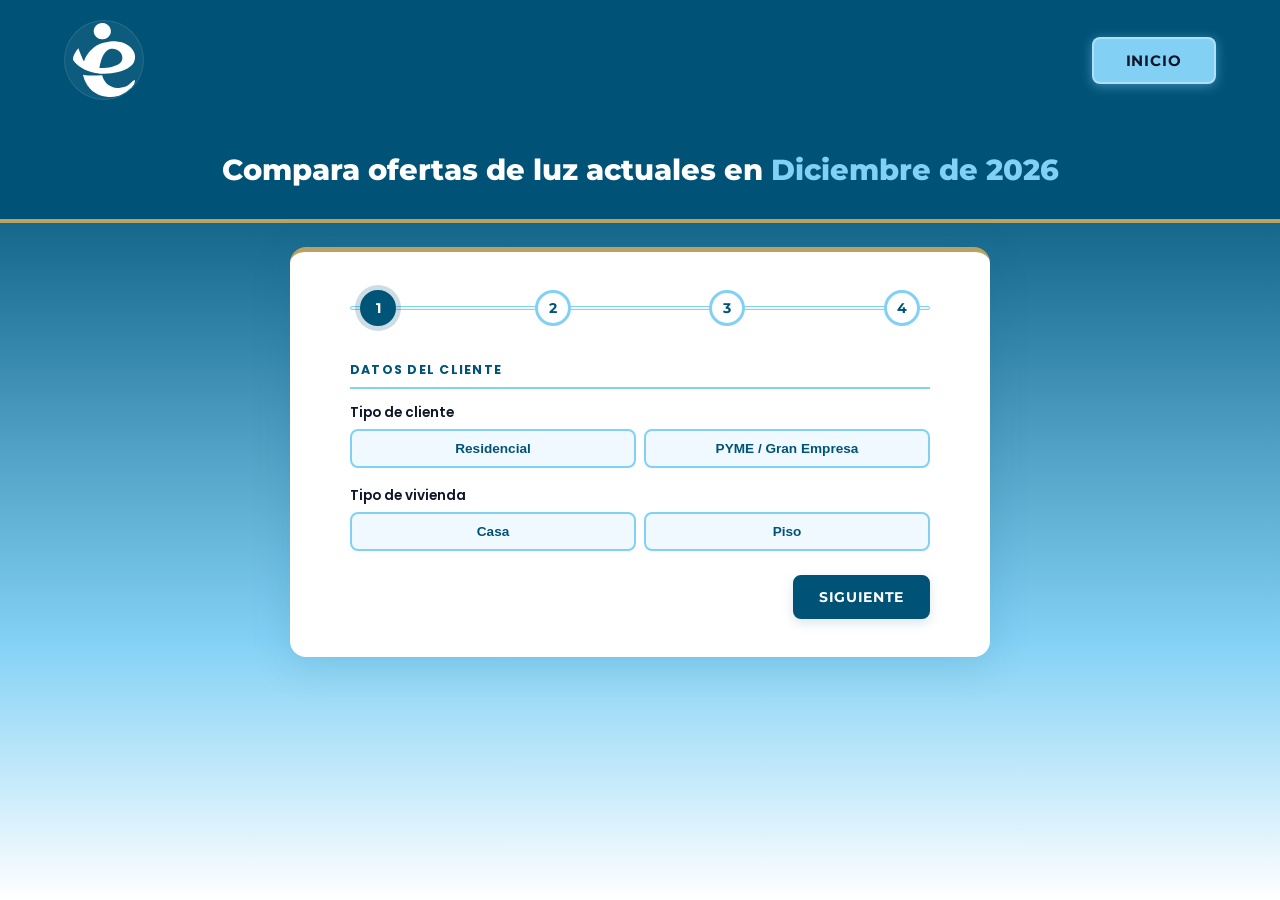
<file: comparador.html>
<!DOCTYPE html>
<html lang="es">
    <head>
        <meta charset="UTF-8">
        <meta name="viewport" content="width=device-width, initial-scale=1.0">
        <title>Comparador ECSE</title>
        <link rel="stylesheet" href="./style.css">
        <link rel="icon" type="image/x-icon" href="./LOGO_ECSE_SIN_FONDO-1920w.webp">
    </head>

    <body>
        <header>
            <nav class="cabecera">
                <a href="./index.html">
                    <figure class="logo">
                        <img src="./ecse-logo-blanco2.svg" alt="Logo ECSE" width="72px" height="72px">
                    </figure>
                </a>
                <a href="./index.html" class="btn-comparar">Inicio</a>
            </nav>
        </header>

        <div class="comparador-hero">
            <h1>Compara ofertas de luz actuales en <span id="mes-anio"></span></h1>
        </div>

        <form class="form-container" id="formulario">
            <div class="form-card">
                
                <div class="progress-container">
                    <div class="progress-line"></div>
                    <div class="progress-line-fill" id="progress-fill"></div>
                    <div class="step-node active" data-step="1">1</div>
                    <div class="step-node" data-step="2">2</div>
                    <div class="step-node" data-step="3">3</div>
                    <div class="step-node" data-step="4">4</div>
                </div>

                <div class="form-step active-step" data-step="1">
                    <p class="form-section-title">Datos del Cliente</p>
                    <div class="field-group">
                        <label>Tipo de cliente</label>
                        <div class="toggle-group toggle-group-2">
                            <button type="button" class="toggle-btn" id="btn-residencial" onclick="setTipoCliente('Residencial')">Residencial</button>
                            <button type="button" class="toggle-btn" id="btn-pyme" onclick="setTipoCliente('PYME/Gran Empresa')">PYME / Gran Empresa</button>
                        </div>
                        <input type="hidden" name="tipo_cliente" id="tipo_cliente" value="Residencial">
                    </div>

                    <div class="field-group sub-condicional" id="sub-residencial">
                        <label>Tipo de vivienda</label>
                        <div class="toggle-group toggle-group-2">
                            <button type="button" class="toggle-btn" id="btn-casa" onclick="setTipoEstructura('Casa')">Casa</button>
                            <button type="button" class="toggle-btn" id="btn-piso" onclick="setTipoEstructura('Piso')">Piso</button>
                        </div>
                        <input type="hidden" name="tipo_estructura" id="tipo_estructura" value="Casa">
                    </div>

                    <div class="field-group sub-condicional" id="sub-pyme" style="display: none;">
                        <label for="detalle_local">Describa su tipo de local o actividad</label>
                        <input type="text" id="detalle_local" name="detalle_local" placeholder="Ej. Nave industrial, local comercial, oficina...">
                    </div>

                    <div class="step-buttons">
                        <button type="button" class="btn-nav btn-next" onclick="nextStep(1)">Siguiente</button>
                    </div>
                </div>

                <div class="form-step" data-step="2">
                    <p class="form-section-title">Datos de tu factura actual</p>
                    
                    <div class="field-group">
                        <label>Tipo de tarifa actual</label>
                        <div class="toggle-group toggle-group-2">
                            <button type="button" class="toggle-btn" id="btn-libre" onclick="setTipoMercado('Mercado Libre')">Mercado Libre</button>
                            <button type="button" class="toggle-btn" id="btn-regulado" onclick="setTipoMercado('Mercado Regulado')">Mercado Regulado</button>
                        </div>
                        <input type="hidden" name="tipo_mercado" id="tipo_mercado" value="Mercado Libre">
                    </div>

                    <div class="field-group">
                        <label for="precio_factura">Precio total de tu última factura (€)</label>
                        <input type="number" id="precio_factura" name="precio_factura" step="0.01" placeholder="Ej. 74.50">
                    </div>

                    <div class="field-group">
                        <label>¿Dispone de bono social eléctrico?</label>
                        <div class="toggle-group toggle-group-2">
                            <button type="button" class="toggle-btn" id="btn-bono-si" onclick="setBonoSocial('Sí')">Sí</button>
                            <button type="button" class="toggle-btn" id="btn-bono-no" onclick="setBonoSocial('No')">No</button>
                        </div>
                        <input type="hidden" name="bono_social" id="bono_social" value="No">
                    </div>

                    <div class="field-group">
                        <label for="fichero_factura" class="file-upload-label">Adjuntar copia de tu factura (PDF o Imagen)</label>
                        <input type="file" id="fichero_factura" name="fichero_factura" accept=".pdf,image/*">
                    </div>

                    <div class="step-buttons">
                        <button type="button" class="btn-nav btn-prev" onclick="prevStep(2)">Anterior</button>
                        <button type="button" class="btn-nav btn-next" onclick="nextStep(2)">Siguiente</button>
                    </div>
                </div>

                <div class="form-step" data-step="3">
                    <p class="form-section-title">Estudio fotovoltaico</p>
                    <div class="field-group central-box">
                        <label class="question-highlight">¿Te gustaría solicitar un presupuesto solar gratuito?</label>
                        <div class="toggle-group toggle-group-2">
                            <button type="button" class="toggle-btn" id="btn-solar-si" onclick="setPresupuestoSolar('Sí')">Sí</button>
                            <button type="button" class="toggle-btn" id="btn-solar-no" onclick="setPresupuestoSolar('No')">No</button>
                        </div>
                        <input type="hidden" name="solicita_solar" id="solicita_solar" value="No">
                    </div>

                    <div class="step-buttons">
                        <button type="button" class="btn-nav btn-prev" onclick="prevStep(3)">Anterior</button>
                        <button type="button" class="btn-nav btn-next" onclick="nextStep(3)">Siguiente</button>
                    </div>
                </div>

                <div class="form-step" data-step="4">
                    <p class="form-section-title">Datos de contacto</p>
                    <div class="field-group">
                        <label for="nombre">Nombre completo</label>
                        <input type="text" id="nombre" name="nombre" placeholder="Introduce tu nombre" required>
                    </div>
                    <div class="field-group">
                        <label for="telefono">Teléfono de contacto</label>
                        <input type="tel" id="telefono" name="telefono" placeholder="Ej. 600123456" required>
                    </div>
                    <div class="field-group">
                        <label for="email">Correo electrónico</label>
                        <input type="email" id="email" name="email" placeholder="ejemplo@correo.com" required>
                    </div>
                    <div class="field-group">
                        <label for="codpos">Código postal</label>
                        <input type="text" id="codpos" name="codpos" placeholder="Ej. 49003" required>
                    </div>

                    <div class="step-buttons">
                        <button type="button" class="btn-nav btn-prev" onclick="prevStep(4)">Anterior</button>
                        <button type="button" class="btn-submit" id="btn-enviar" onclick="enviarFormulario()">Enviar solicitud</button>
                    </div>
                </div>

            </div>
        </form>

        <script>
            // Fecha automática del Hero (Protegida contra valores null)
            const elMesAnio = document.getElementById("mes-anio");
            if (elMesAnio) {
                const fecha = new Date();
                const meses = ["Enero", "Febrero", "Marzo", "Abril", "Mayo", "Junio", "Julio", "Agosto", "Septiembre", "Octubre", "Noviembre", "Diciembre"];
                elMesAnio.innerText = `${meses[fecha.getMonth()]} de ${fecha.getFullYear()}`;
            }

            // Controladores de estado de botones dinámicos
            function setTipoCliente(valor) {
                document.getElementById('tipo_cliente').value = valor;
                document.getElementById('btn-residencial').classList.toggle('active', valor === 'Residencial');
                document.getElementById('btn-pyme').classList.toggle('active', valor === 'PYME/Gran Empresa');
                
                if(valor === 'Residencial') {
                    document.getElementById('sub-residencial').style.display = 'block';
                    document.getElementById('sub-pyme').style.display = 'none';
                } else {
                    document.getElementById('sub-residencial').style.display = 'none';
                    document.getElementById('sub-pyme').style.display = 'block';
                }
            }

            function setTipoEstructura(valor) {
                document.getElementById('tipo_estructura').value = valor;
                document.getElementById('btn-casa').classList.toggle('active', valor === 'Casa');
                document.getElementById('btn-piso').classList.toggle('active', valor === 'Piso');
            }

            function setTipoMercado(valor) {
                document.getElementById('tipo_mercado').value = valor;
                document.getElementById('btn-libre').classList.toggle('active', valor === 'Mercado Libre');
                document.getElementById('btn-regulado').classList.toggle('active', valor === 'Mercado Regulado');
            }

            function setBonoSocial(valor) {
                document.getElementById('bono_social').value = valor;
                document.getElementById('btn-bono-si').classList.toggle('active', valor === 'Sí');
                document.getElementById('btn-bono-no').classList.toggle('active', valor === 'No');
            }

            function setPresupuestoSolar(valor) {
                document.getElementById('solicita_solar').value = valor;
                document.getElementById('btn-solar-si').classList.toggle('active', valor === 'Sí');
                document.getElementById('btn-solar-no').classList.toggle('active', valor === 'No');
            }

            // Lógica del multi-step
            function actualizarProgreso(step) {
                document.querySelectorAll('.form-step').forEach(el => el.classList.remove('active-step'));
                document.querySelector(`.form-step[data-step="${step}"]`).classList.add('active-step');

                document.querySelectorAll('.step-node').forEach(node => {
                    const nodeStep = parseInt(node.getAttribute('data-step'));
                    node.classList.toggle('active', nodeStep === step);
                    node.classList.toggle('completed', nodeStep < step);
                });

                const fillPercentages = { 1: 0, 2: 33, 3: 66, 4: 100 };
                document.getElementById('progress-fill').style.width = `${fillPercentages[step]}%`;
            }

            function nextStep(currentStep) {
                if (currentStep === 4) return;
                actualizarProgreso(currentStep + 1);
            }

            function prevStep(currentStep) {
                if (currentStep === 1) return;
                actualizarProgreso(currentStep - 1);
            }

            // Mapeo e inserción de datos en base de datos (Supabase)
            async function enviarFormulario() {
                const form = document.getElementById('formulario');
                if (!form.checkValidity()) {
                    form.reportValidity();
                    return;
                }

                const btnSubmit = document.getElementById('btn-enviar');
                btnSubmit.disabled = true;
                btnSubmit.innerText = 'Procesando...';

                // URL y API KEY Verificadas
                //Poner URL a la base de datos
                const SUPABASE_URL = "https://hbwbjqgftuiecnkpkyls.supabase.co";
                const SUPABASE_KEY = "eyJhbGciOiJIUzI1NiIsInR5cCI6IkpXVCJ9.eyJpc3MiOiJzdXBhYmFzZSIsInJlZiI6Imhid2JqcWdmdHVpZWNua3BreWxzIiwicm9sZSI6ImFub24iLCJpYXQiOjE3NzgyMjI0MTYsImV4cCI6MjA5Mzc5ODQxNn0.14VZEudlZZ2455ftsI1u1h7HcLRp1B1c9C-tUdoCJeU"; 

                const getVal = (id) => document.getElementById(id)?.value;
                const tipoClienteActual = getVal('tipo_cliente');

                const datos = {
                    tipo_cliente:   tipoClienteActual,
                    vivienda_tipo:  tipoClienteActual === 'Residencial' ? getVal('tipo_estructura') : null,
                    detalle_local:  tipoClienteActual === 'PYME/Gran Empresa' ? getVal('detalle_local') : null,
                    tipo_tarifa:    getVal('tipo_mercado'),
                    precio_factura: getVal('precio_factura') ? parseFloat(getVal('precio_factura')) : null,
                    bono_social:    getVal('bono_social'),
                    solicita_solar: getVal('solicita_solar'),
                    nombre:         getVal('nombre'),
                    telefono:       getVal('telefono'),
                    email:          getVal('email'),
                    codigo_postal:  getVal('codpos') // Mantiene exactamente el ID de tu input "codpos"
                };

                try {
                    const response = await fetch(`${SUPABASE_URL}/rest/v1/tabla_todo`, {
                        method: 'POST',
                        headers: {
                            'Content-Type': 'application/json',
                            'apikey': SUPABASE_KEY,
                            'Authorization': `Bearer ${SUPABASE_KEY}`,
                            'Prefer': 'return=minimal'
                        },
                        body: JSON.stringify(datos)
                    });

                    if (response.ok) {
                        window.location.href = './gracias.html';
                    } else {
                        const error = await response.json();
                        console.error('Error Supabase:', error);
                        alert('Hubo un error al guardar los datos en Supabase.');
                    }
                } catch (err) {
                    console.error('Error de red detectado:', err);
                    alert('No se pudo establecer conexión con Supabase. Revisa si el proyecto está activo o pausado.');
                } finally {
                    btnSubmit.disabled = false;
                    btnSubmit.innerText = 'Enviar solicitud';
                }
            }
        </script>
    </body>
</html>
</file>
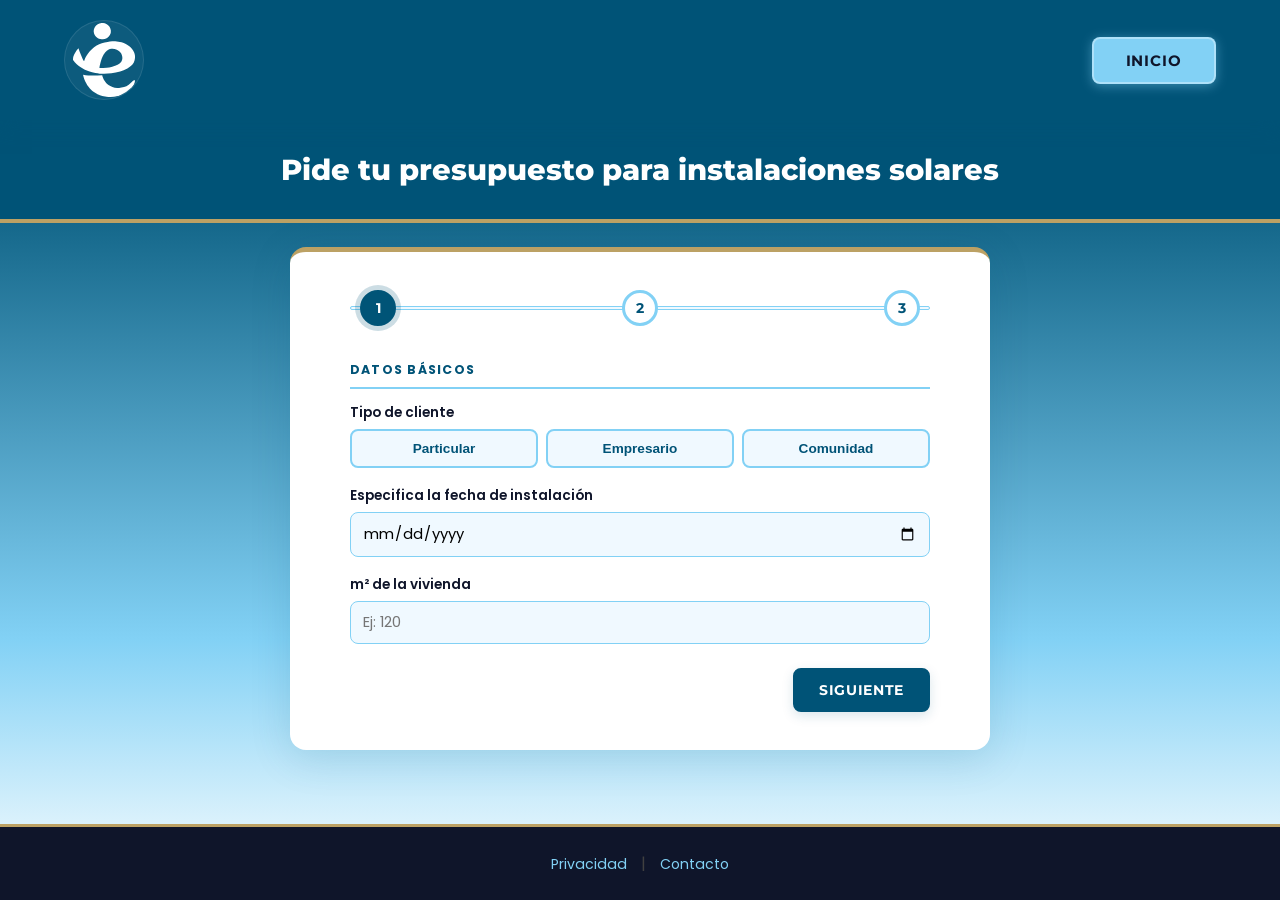
<file: comparaplacas.html>
<!DOCTYPE html>
<html lang="es">
    <head>
        <meta charset="UTF-8">
        <meta name="viewport" content="width=device-width, initial-scale=1.0">
        <title>Comparador ECSE Solar</title>
        <link rel="stylesheet" href="./style.css">
        <link rel="icon" type="image/x-icon" href="./LOGO_ECSE_SIN_FONDO-1920w.webp">
    </head>
    <body>
        <header>
            <nav class="cabecera">
                <a href="./index.html">
                    <figure class="logo">
                        <img src="./ecse-logo-blanco2.svg" alt="Logo ECSE" width="72" height="72">
                    </figure>
                </a>
                <a href="./index.html" class="btn-comparar">Inicio</a>
            </nav>
        </header>

        <div class="comparador-hero">
            <h1>Pide tu presupuesto para instalaciones solares</h1>
        </div>

        <form class="form-container" id="formulario">
            <div class="form-card">
                
                <div class="progress-container">
                    <div class="progress-line"></div>
                    <div class="progress-line-fill" id="progress-fill"></div>
                    <div class="step-node active" data-step="1">1</div>
                    <div class="step-node" data-step="2">2</div>
                    <div class="step-node" data-step="3">3</div>
                </div>

                <div class="form-step active-step" id="paso-1">
                    <p class="form-section-title">Datos básicos</p>
                    <div class="field-group">
                        <label for="tipo-cliente">Tipo de cliente</label>
                        <div class="toggle-group">
                            <button type="button" class="toggle-btn" onclick="seleccionarToggle(this, 'tipo-cliente', 'Particular')">Particular</button>
                            <button type="button" class="toggle-btn" onclick="seleccionarToggle(this, 'tipo-cliente', 'Empresario')">Empresario</button>
                            <button type="button" class="toggle-btn" onclick="seleccionarToggle(this, 'tipo-cliente', 'Comunidad')">Comunidad</button>
                        </div>
                        <input type="hidden" id="tipo-cliente" name="tipo_cliente" required>
                    </div>
                    
                    <div class="field-group" id="grupo-fecha-especifica">
                        <label for="fecha-especifica">Especifica la fecha de instalación</label>
                        <input type="date" id="fecha-especifica" name="especificar_fecha">
                    </div>

                    <div class="field-group">
                        <label for="metros">m² de la vivienda</label>
                        <input type="number" id="metros" name="m2_vivienda" min="1" placeholder="Ej: 120" required>
                    </div>

                    <div class="step-buttons">
                        <button type="button" class="btn-nav btn-next" onclick="validarYNavegar(2)">Siguiente</button>
                    </div>
                </div>

                <div class="form-step" id="paso-2">
                    <p class="form-section-title">Características del tejado</p>
                    <div class="field-group">
                        <label for="tipo-tejado">Tipo de tejado</label>
                        <select id="tipo-tejado" name="tipo_tejado" required>
                            <option value="">Selecciona un tipo de tejado</option>
                            <option value="Cubierta plana">Cubierta plana</option>
                            <option value="Cubierta inclinada">Cubierta inclinada</option>
                            <option value="Pared / superficie vertical">Pared / superficie vertical</option>
                            <option value="Otros">Otros</option>
                            <option value="NoSabe">No lo sé</option>
                        </select>
                    </div>

                    <div class="field-group" id="grupo-tejado-otros" style="display:none;">
                        <label for="tejado-otros">Especifica el tipo de tejado</label>
                        <input type="text" id="tejado-otros" name="otros_tejado" placeholder="Ej: Tejado curvo, pérgola, suelo...">
                    </div>

                    <div class="field-group">
                        <label for="orientacion-tejado">Orientación del tejado</label>
                        <select id="orientacion-tejado" name="orientacion_tejado">
                            <option value="">Selecciona una orientación</option>
                            <option value="Norte">Norte</option>
                            <option value="Sur">Sur</option>
                            <option value="Este">Este</option>
                            <option value="Oeste">Oeste</option>
                            <option value="Noreste">Noreste</option>
                            <option value="Noroeste">Noroeste</option>
                            <option value="Sureste">Sureste</option>
                            <option value="Suroeste">Suroeste</option>
                            <option value="NoSabe">No lo sé</option>
                        </select>
                    </div>

                    <p class="form-section-title">Consumo y financiación</p>
                    <div class="field-group">
                        <label for="consumo-anual">Consumo energético anual en kWh</label>
                        <input type="number" id="consumo-anual" name="consumo" min="0" placeholder="Ej: 4500" required>
                    </div>

                    <div class="field-group">
                        <label for="compania-actual">Compañía actual</label>
                        <select id="compania-actual" name="compañia" required>
                            <option value="">Selecciona una compañía</option>
                            <option value="Iberdrola">Iberdrola</option>
                            <option value="Endesa">Endesa</option>
                            <option value="Naturgy">Naturgy</option>
                            <option value="Repsol">Repsol</option>
                            <option value="TotalEnergies">TotalEnergies</option>
                            <option value="Holaluz">Holaluz</option>
                            <option value="Octopus Energy">Octopus Energy</option>
                            <option value="NoSabe">No lo sé</option>
                            <option value="Otra">Otra</option>
                        </select>
                    </div>

                    <div class="field-group" id="grupo-compania-otra" style="display:none;">
                        <label for="compania-otra">¿Cuál es tu compañía actual?</label>
                        <input type="text" id="compania-otra" name="compañia_otros" placeholder="Ej: EnergyAvanti, Lucera, PVPC...">
                    </div>

                    <div class="field-group">
                        <label for="tipo-financiacion">Tipo de financiación</label>
                        <select id="tipo-financiacion" name="tipo_financiador" required>
                            <option value="">Selecciona una opción</option>
                            <option value="Pago al contado">Pago al contado</option>
                            <option value="Financiación">Financiación</option>
                            <option value="Alquiler">Alquiler</option>
                        </select>
                    </div>

                    <div class="field-group">
                        <label for="instalar-baterias">¿Instalar baterías?</label>
                        <div class="toggle-group">
                            <button type="button" class="toggle-btn" onclick="seleccionarToggle(this, 'instalar-baterias', 'true')">Sí</button>
                            <button type="button" class="toggle-btn" onclick="seleccionarToggle(this, 'instalar-baterias', 'false')">No</button>
                        </div>
                        <input type="hidden" id="instalar-baterias" name="instalar_baterias" required>
                    </div>

                    <div class="step-buttons">
                        <button type="button" class="btn-nav btn-back" onclick="navegarPaso(1)">Anterior</button>
                        <button type="button" class="btn-nav btn-next" onclick="validarYNavegar(3)">Siguiente</button>
                    </div>
                </div>

                <div class="form-step" id="paso-3">
                    <p class="form-section-title">Información adicional</p>
                    <div class="field-group">
                        <label for="informacion-adicional">Información adicional que el cliente quiera aportar</label>
                        <textarea id="informacion-adicional" name="info_adicional" rows="6" placeholder="Indica cualquier detalle relevante..."></textarea>
                    </div>

                    <p class="form-section-title">Datos de contacto</p>
                    <div class="field-group">
                        <label for="direccion-calle">Calle</label>
                        <input type="text" id="direccion-calle" name="calle" required>
                    </div>

                    <div class="field-group">
                        <label for="direccion-numero">Número</label>
                        <input type="text" id="direccion-numero" name="numero" required>
                    </div>

                    <div class="field-group">
                        <label for="codpos">Código Postal</label>
                        <input type="text" id="codpos" name="cod_post" maxlength="5" required>
                    </div>

                    <div class="field-group">
                        <label for="nombre">Nombre completo</label>
                        <input type="text" id="nombre" name="nombre" required>
                    </div>

                    <div class="field-group">
                        <label for="email">Email</label>
                        <input type="email" id="email" name="email" required>
                    </div>

                    <div class="field-group">
                        <label for="telefono">Número de teléfono</label>
                        <input type="tel" id="telefono" name="tlfn" maxlength="9" required>
                    </div>

                    <div class="field-group checkbox-group" style="margin-top: 20px; margin-bottom: 20px;">
                        <label style="display: flex; align-items: flex-start; gap: 10px; font-size: 0.85rem; color: var(--azul-oscuro); cursor: pointer; line-height: 1.4;">
                            <input type="checkbox" id="acepta-privacidad" style="margin-top: 3px; transform: scale(1.1); cursor: pointer;">
                            <span>Acepto la <a href="./privacidad.html" target="_blank" style="color: var(--azul-oscuro); font-weight: 700; text-decoration: underline;">política de privacidad</a> y el tratamiento de mis datos para la solicitud de presupuesto.</span>
                        </label>
                    </div>

                    <div class="step-buttons">
                        <button type="button" class="btn-nav btn-back" onclick="navegarPaso(2)">Anterior</button>
                        <button type="submit" class="btn-submit" id="btn-submit" style="margin-top:0; width:auto;">
                            Solicitar presupuesto
                        </button>
                    </div>
                </div>

            </div>
        </form>

        <footer class="piePagina">
            <p><a href="#">Privacidad</a> | <a href="./contacto.html">Contacto</a></p>
        </footer>
        
        <script>
            // CONFIGURACIÓN SUPABASE
            //Poner URL a la base de datos
            const SUPABASE_URL = 'https://hbwbjqgftuiecnkpkyls.supabase.co';
            const SUPABASE_KEY = 'eyJhbGciOiJIUzI1NiIsInR5cCI6IkpXVCJ9.eyJpc3MiOiJzdXBhYmFzZSIsInJlZiI6Imhid2JqcWdmdHVpZWNua3BreWxzIiwicm9sZSI6ImFub24iLCJpYXQiOjE3NzgyMjI0MTYsImV4cCI6MjA5Mzc5ODQxNn0.14VZEudlZZ2455ftsI1u1h7HcLRp1B1c9C-tUdoCJeU';

            // ===================================================
            // LÓGICA DE CONTROL DE PASOS (SISTEMA MULTI-STEP)
            // ===================================================
            let pasoActual = 1;
            const totalPasos = 3;

            // Valida los inputs del paso actual antes de avanzar
            function validarYNavegar(nuevoPaso) {
                if (nuevoPaso > pasoActual) {
                    const contenedorPaso = document.getElementById(`paso-${pasoActual}`);
                    const inputs = contenedorPaso.querySelectorAll('input[required], select[required], textarea[required]');
                    
                    for (let input of inputs) {
                        if (!input.value.trim()) {
                            // Si es el input hidden del toggle, avisamos amigablemente
                            if (input.type === 'hidden') {
                                alert('Por favor, selecciona una de las opciones disponibles antes de continuar.');
                            } else {
                                input.reportValidity();
                            }
                            return; // Frena la navegación si falta un dato requerido
                        }
                    }
                }
                navegarPaso(nuevoPaso);
            }

            function navegarPaso(nuevoPaso) {
                if (nuevoPaso < 1 || nuevoPaso > totalPasos) return;
                
                document.getElementById(`paso-${pasoActual}`).classList.remove('active-step');
                document.getElementById(`paso-${nuevoPaso}`).classList.add('active-step');
                
                pasoActual = nuevoPaso;
                actualizarBarraProgreso();
                
                document.getElementById('formulario').scrollIntoView({ behavior: 'smooth', block: 'start' });
            }

            function actualizarBarraProgreso() {
                const porcentaje = ((pasoActual - 1) / (totalPasos - 1)) * 100;
                document.getElementById('progress-fill').style.width = `${porcentaje}%`;

                document.querySelectorAll('.step-node').forEach(nodo => {
                    const pasoNodo = parseInt(nodo.getAttribute('data-step'));
                    
                    nodo.classList.remove('active', 'completed');
                    
                    if (pasoNodo === pasoActual) {
                        nodo.classList.add('active');
                    } else if (pasoNodo < pasoActual) {
                        nodo.classList.add('completed');
                        nodo.innerHTML = '✓';
                    } else {
                        nodo.innerHTML = pasoNodo;
                    }
                });
            }

            // Control de Toggles visuales
            function seleccionarToggle(botonActivo, idInputHidden, valor) {
                const contenedor = botonActivo.parentElement;
                const botones = contenedor.querySelectorAll('.toggle-btn');
                botones.forEach(btn => btn.classList.remove('active'));
                botonActivo.classList.add('active');
                document.getElementById(idInputHidden).value = valor;
            }

            // Listeners para campos dependientes
            const selectTejado = document.getElementById('tipo-tejado');
            const grupoTejadoOtros = document.getElementById('grupo-tejado-otros');
            const inputTejadoOtros = document.getElementById('tejado-otros');

            selectTejado.addEventListener('change', function() {
                if (this.value === 'Otros') {
                    grupoTejadoOtros.style.display = 'block';
                    inputTejadoOtros.required = true;
                } else {
                    grupoTejadoOtros.style.display = 'none';
                    inputTejadoOtros.required = false;
                    inputTejadoOtros.value = '';
                }
            });

            const selectCompania = document.getElementById('compania-actual');
            const grupoCompaniaOtra = document.getElementById('grupo-compania-otra');
            const inputCompaniaOtra = document.getElementById('compania-otra');

            selectCompania.addEventListener('change', function() {
                if (this.value === 'Otra') {
                    grupoCompaniaOtra.style.display = 'block';
                    inputCompaniaOtra.required = true;
                } else {
                    grupoCompaniaOtra.style.display = 'none';
                    inputCompaniaOtra.required = false;
                    inputCompaniaOtra.value = '';
                }
            });

            /* ---- PROCESAMIENTO Y ENVÍO A SUPABASE ---- */
            const formulario = document.getElementById('formulario');
            const btnSubmit = document.getElementById('btn-submit');

            formulario.addEventListener('submit', async function(e) {
                e.preventDefault();

                // VALIDACIÓN DE LA CASILLA RGPD
                const privacidadCheck = document.getElementById('acepta-privacidad');
                if (!privacidadCheck || !privacidadCheck.checked) {
                    alert('Debes aceptar la política de privacidad para poder continuar.');
                    privacidadCheck?.focus();
                    return;
                }

                btnSubmit.disabled = true;
                btnSubmit.innerText = 'Guardando solicitud...';

                const get = (id) => (document.getElementById(id)?.value || '').trim();
                
                const parseNum = (id) => {
                    const val = get(id);
                    return val ? parseInt(val, 10) : null;
                };

                let tipoClienteRaw = get('tipo-cliente');
                let tipoClienteVal = tipoClienteRaw ? tipoClienteRaw.toLowerCase() : null;

                const datos = {
                    tipo_cliente:       tipoClienteVal,
                    fecha_instalar:     get('fecha-instalacion') || null,
                    especificar_fecha:  get('fecha-especifica') || null, // <--- Solo esta, limpia.
                    m2_vivienda:        parseNum('metros'),
                    tipo_tejado:        get('tipo-tejado') || null,
                    otros_tejado:       get('tejado-otros') || null,
                    orientacion_tejado: get('orientacion-tejado') || null,
                    consumo:            parseNum('consumo-anual'),
                    compañia:           get('compania-actual') || null,
                    compañia_otros:     get('compania-otra') || null,
                    tipo_financiacion:  get('tipo-financiacion') || null, 
                    instalar_baterias:  get('instalar-baterias') === 'true',
                    info_adicional:     get('informacion-adicional') || null,
                    calle:              get('direccion-calle') || null,
                    numero:             get('direccion-numero') || null,
                    cod_post:           get('codpos') || null,
                    nombre:             get('nombre') || null,
                    email:              get('email') || null,
                    tlfn:               get('telefono') || null
                };

                try {
                    const response = await fetch(`${SUPABASE_URL}/rest/v1/tabla_solares`, {
                        method: 'POST',
                        headers: {
                            'Content-Type': 'application/json',
                            'apikey': SUPABASE_KEY,
                            'Authorization': `Bearer ${SUPABASE_KEY}`,
                            'Prefer': 'return=minimal'
                        },
                        body: JSON.stringify(datos)
                    });

                    if (response.ok) {
                        window.location.href = './gracias.html';
                    } else {
                        const errorData = await response.json();
                        console.error('Error detectado en Supabase:', errorData);
                        alert('Error al guardar en la base de datos. Verifica los datos introducidos.');
                    }
                } catch (err) {
                    console.error('Error de red/conexión:', err);
                    alert('Error de conexión: No se pudo establecer contacto con el servidor. Revisa tu conexión a internet.');
                } finally {
                    btnSubmit.disabled = false;
                    btnSubmit.innerText = 'Solicitar presupuesto';
                }
            });
        </script>
    </body>
</html>
</file>
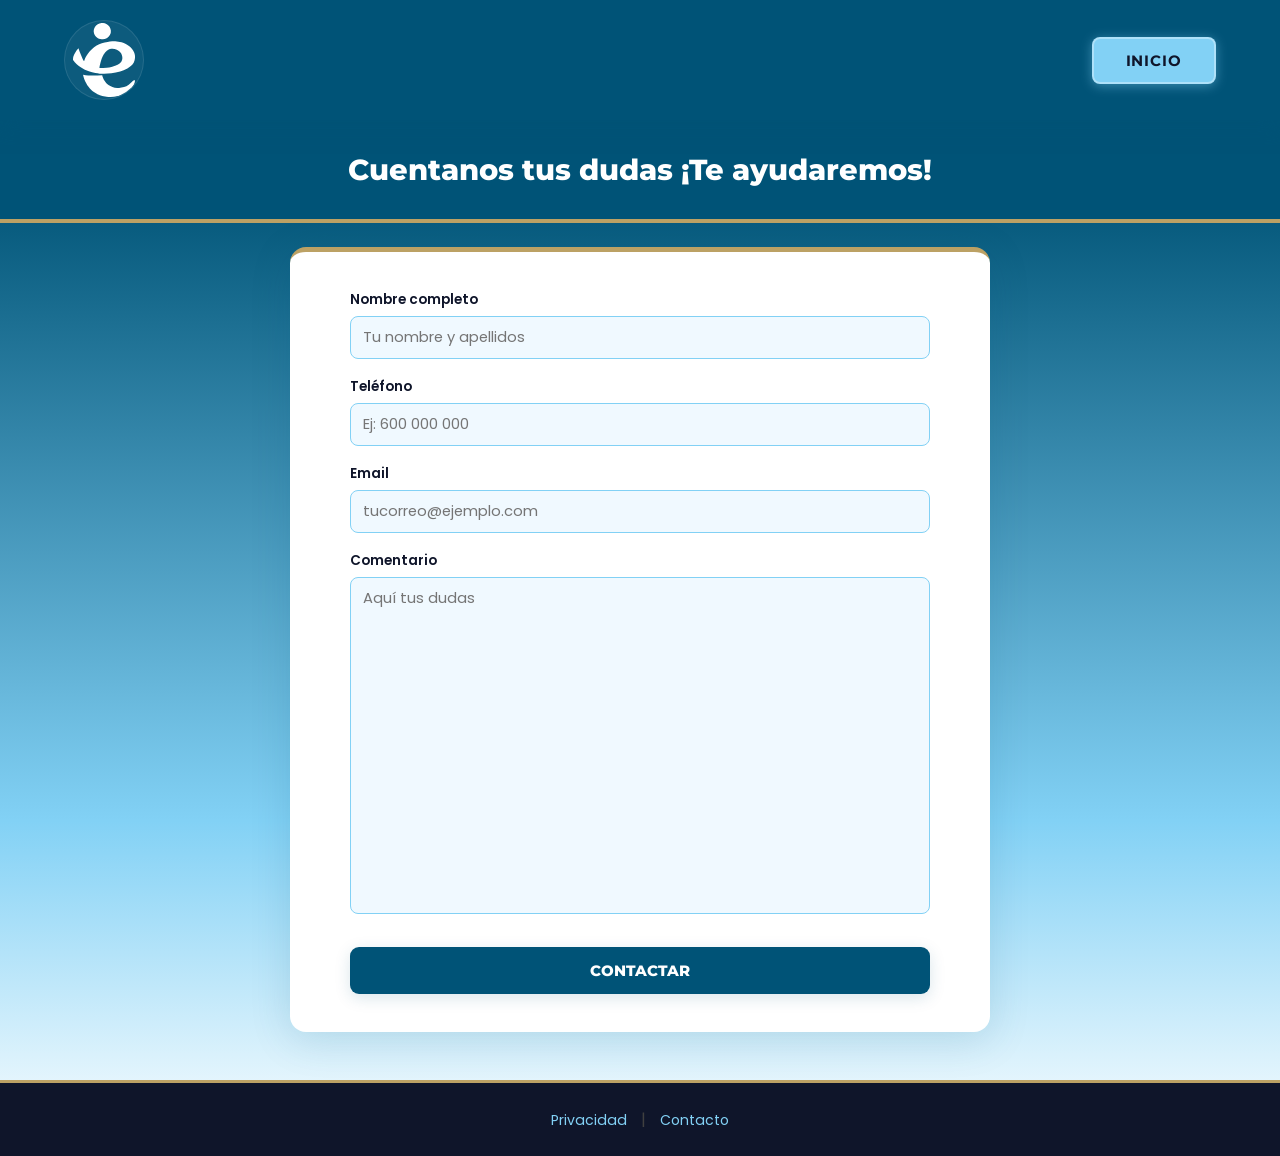
<file: contacto.html>
<!DOCTYPE html>
<html lang="es">
    <head>
        <meta charset="UTF-8">
        <meta name="viewport" content="width=device-width, initial-scale=1.0">
        <title>Comparador ECSE</title>
        <link rel="stylesheet" href="./style.css">
        <link rel="icon" type="image/x-icon" href="./LOGO_ECSE_SIN_FONDO-1920w.webp">
        <link rel="preconnect" href="https://fonts.googleapis.com">
        <link rel="preconnect" href="https://fonts.gstatic.com" crossorigin>
        <link href="https://fonts.googleapis.com/css2?family=Montserrat:ital,wght@0,100..900;1,100..900&display=swap" rel="stylesheet">
    </head>
    <body>
        <header>
            <nav class="cabecera">
                <a href="./index.html">
                    <figure class="logo">
                        <img src="./ecse-logo-blanco2.svg" alt="Logo ECSE" width="72px" height="72px">
                    </figure>
                </a>
                <a href="./index.html" class="btn-comparar">Inicio</a>
            </nav>
        </header>
        <div class="comparador-hero">
            <h1>Cuentanos tus dudas ¡Te ayudaremos!</h1>
        </div>
        <form id="formulario-contacto" action="https://formspree.io/f/mjgldnoe" method="POST" class="form-container">
            <div class="form-card">
                <div class="field-group">
                    <label for="nombre">Nombre completo</label>
                    <input type="text" id="nombre" name="nombre" placeholder="Tu nombre y apellidos">
                </div>
                <div class="field-group">
                    <label for="telefono">Teléfono</label>
                    <input type="tel" id="telefono" name="telefono" placeholder="Ej: 600 000 000" maxlength="9">
                </div>
                <div class="field-group">
                    <label for="email">Email</label>
                    <input type="email" id="email" name="email" placeholder="tucorreo@ejemplo.com">
                </div>
                <div class="field-group">
                    <label for="comentario">Comentario</label>
                    <textarea name="comentario" id="comentario" cols="77" rows="15" placeholder="Aquí tus dudas"></textarea>
                </div>
                <button type="submit" class="btn-submit">
                    Contactar
                </button>
            </div>
        </form>
        
        <footer class="piePagina">
            <p><a href="#">Privacidad</a> | <a href="./contacto.html">Contacto</a></p>
        </footer>

        <script>
                const form = document.getElementById('formulario-contacto');
                form.addEventListener('submit', function(e) {
                    e.preventDefault();
                    const data = new FormData(form);
                    fetch('https://formspree.io/f/mjgldnoe', { //Poner URL a donde se requiera que lleguen los datos
                        method: 'POST',
                        body: data,
                        headers: {
                            'Accept': 'application/json'
                        }
                    })
                    .then(function(response) {
                        if (response.ok) {
                            window.location.href = './gracias.html';
                        } else {
                            alert('Hubo un error al enviar el formulario. Inténtalo de nuevo.');
                        }
                    })
                    .catch(function() {
                        alert('Error de conexión. Comprueba tu internet e inténtalo de nuevo.');
                    });
                });
        </script>
    </body>
</html>
</file>
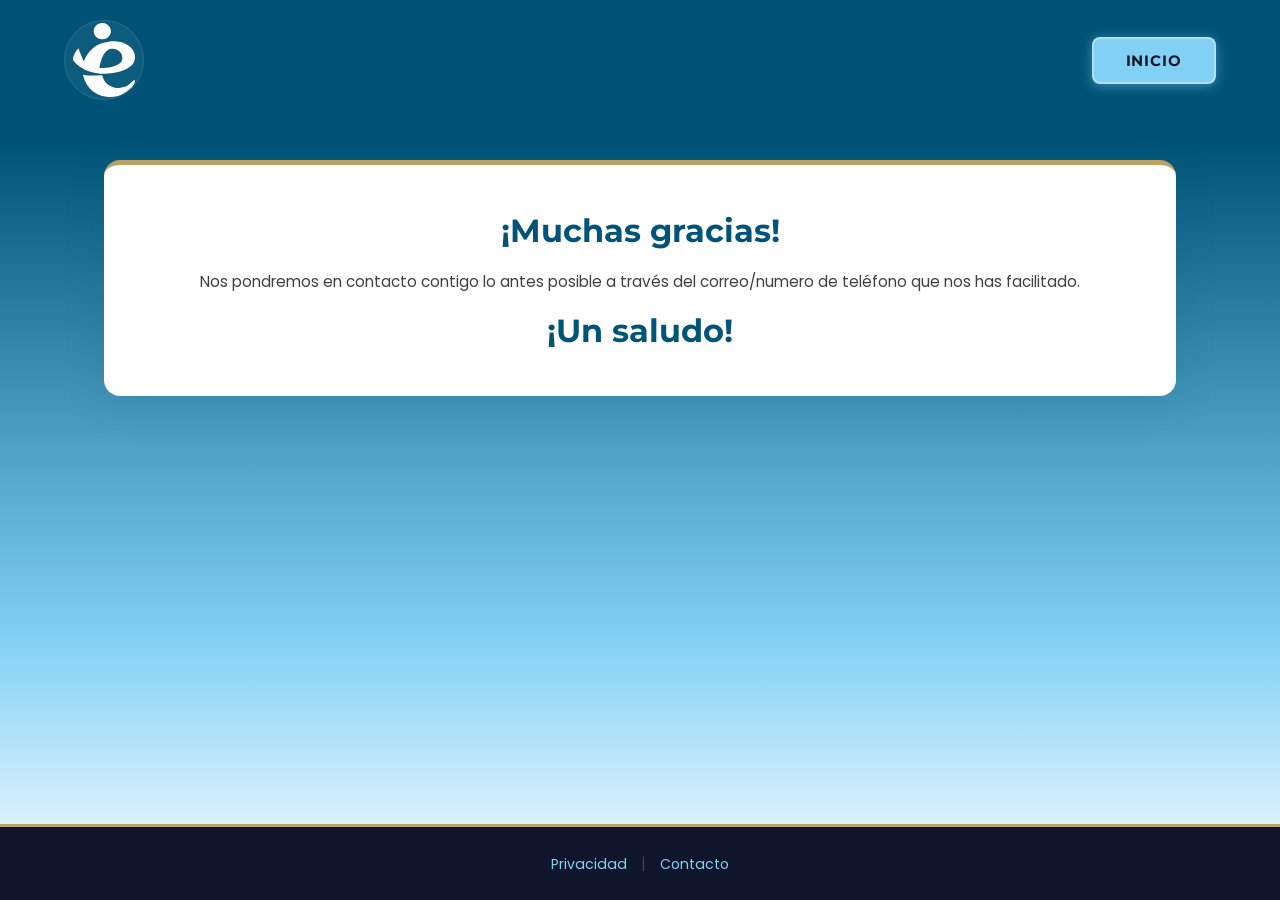
<file: gracias.html>
<!DOCTYPE html>
<html lang="es">
    <head>
        <meta charset="UTF-8">
        <meta name="viewport" content="width=device-width, initial-scale=1.0">
        <title>Comparador ECSE</title>
        <!-- Asegúrate de tener tu style.css en la misma carpeta -->
        <link rel="stylesheet" href="./style.css">
        <link rel="icon" type="image/x-icon" href="./LOGO_ECSE_SIN_FONDO-1920w.webp">
    </head>
    <body>
        <header>
            <nav class="cabecera">
                <a href="./index.html">
                    <figure class="logo">
                        <img src="./ecse-logo-blanco2.svg" alt="Logo ECSE" width="72px" height="72px">
                    </figure>
                </a>
                <a href="./index.html" class="btn-comparar">Inicio</a>
            </nav>
        </header>
        <main>
            <div class="index-card">
                <h2>¡Muchas gracias!</h2>
                <p class="pIndex">Nos pondremos en contacto contigo lo antes posible a través del correo/numero de teléfono que nos has facilitado.</p>
                <h2 style="padding-top: 10px;">¡Un saludo!</h2>
            </div>
        </main>
        <footer class="piePagina">
            <p><a href="#">Privacidad</a> | <a href="./contacto.html">Contacto</a></p>
        </footer>
    </body>
</html>
</file>
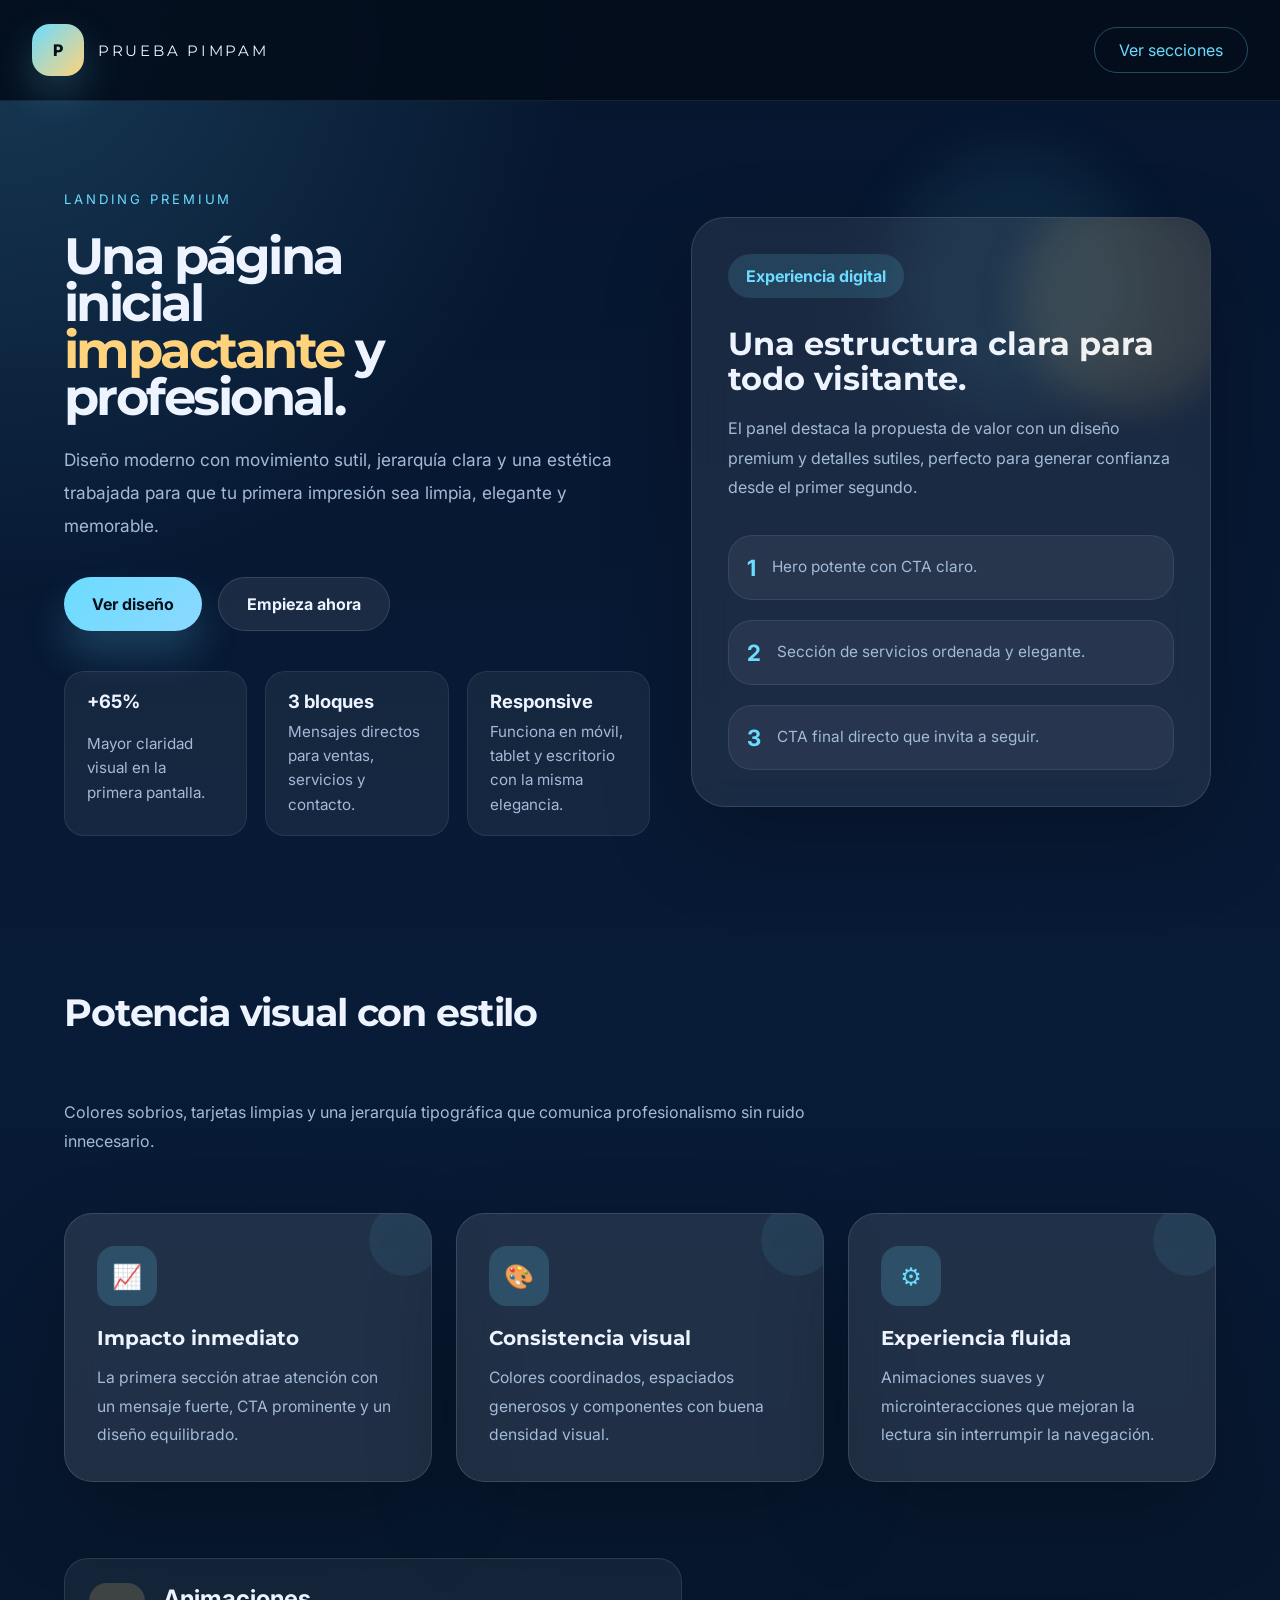
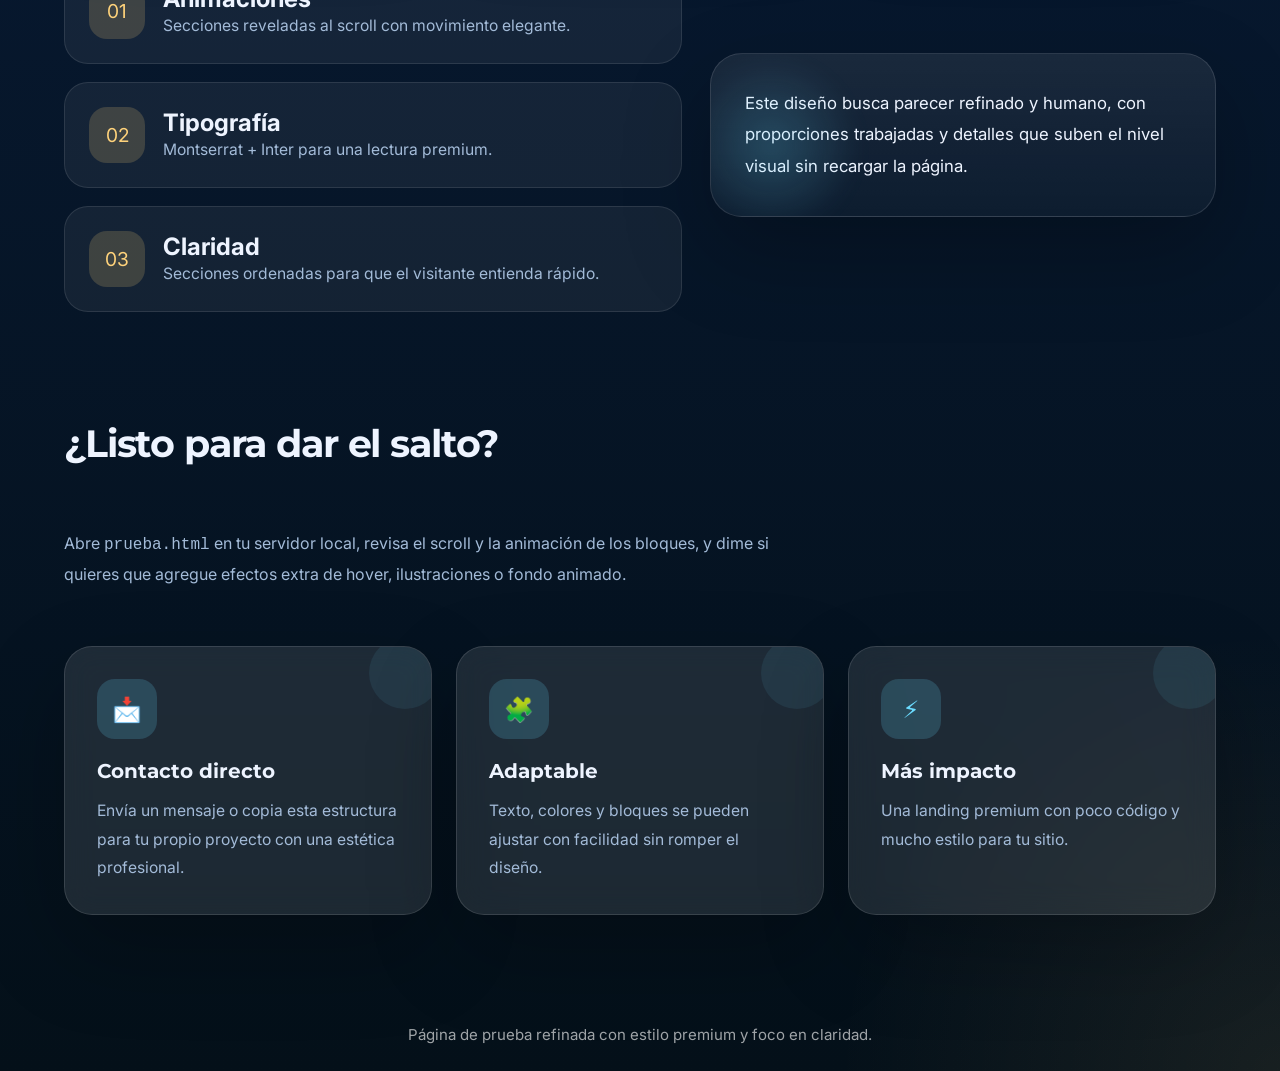
<file: prueba.html>
﻿<!DOCTYPE html>
<html lang="es">
<head>
    <meta charset="UTF-8">
    <meta name="viewport" content="width=device-width, initial-scale=1.0">
    <title>Prueba - Landing Premium</title>
    <link rel="preconnect" href="https://fonts.googleapis.com">
    <link rel="preconnect" href="https://fonts.gstatic.com" crossorigin>
    <link href="https://fonts.googleapis.com/css2?family=Montserrat:wght@600;700;800&family=Inter:wght@400;500;600&display=swap" rel="stylesheet">
    <style>
        :root {
            --bg: #06162f;
            --bg-alt: #081b37;
            --surface: rgba(255,255,255,0.1);
            --surface-soft: rgba(255,255,255,0.06);
            --accent: #6bdcff;
            --accent-dark: #44b9e5;
            --gold: #ffd37b;
            --text: #eef4ff;
            --muted: #a3bbd8;
            --shadow: 0 35px 90px rgba(0, 0, 0, 0.24);
        }

        * { box-sizing: border-box; }
        html { scroll-behavior: smooth; }
        body {
            margin: 0;
            min-height: 100vh;
            font-family: 'Inter', system-ui, sans-serif;
            color: var(--text);
            background: radial-gradient(circle at top left, rgba(107, 220, 255, 0.18), transparent 20%),
                        radial-gradient(circle at bottom right, rgba(255, 211, 123, 0.08), transparent 15%),
                        linear-gradient(180deg, #06162f 0%, #081b37 40%, #041019 100%);
            overflow-x: hidden;
        }

        *::selection { background: rgba(107, 220, 255, 0.25); }
        img { max-width: 100%; display: block; }
        button, a { font: inherit; }

        header {
            position: sticky;
            top: 0;
            z-index: 60;
            padding: 24px 32px;
            display: flex;
            justify-content: space-between;
            align-items: center;
            gap: 24px;
            background: rgba(4, 14, 28, 0.92);
            border-bottom: 1px solid rgba(255,255,255,0.08);
            backdrop-filter: blur(16px);
        }

        .brand { display: flex; align-items: center; gap: 14px; }

        .brand-mark {
            width: 52px;
            height: 52px;
            border-radius: 18px;
            display: grid;
            place-items: center;
            background: linear-gradient(135deg, var(--accent), var(--gold));
            color: #041019;
            font-weight: 800;
            box-shadow: 0 18px 38px rgba(107, 220, 255, 0.22);
        }

        .brand-text {
            color: var(--text);
            font-family: 'Montserrat', sans-serif;
            letter-spacing: 0.18em;
            text-transform: uppercase;
            font-size: 0.95rem;
        }

        .top-link {
            padding: 12px 24px;
            color: var(--accent);
            border: 1px solid rgba(107, 220, 255, 0.3);
            border-radius: 999px;
            text-decoration: none;
            transition: transform 0.25s ease, background 0.25s ease;
        }

        .top-link:hover { transform: translateY(-2px); background: rgba(107, 220, 255, 0.12); }

        main {
            max-width: 1200px;
            margin: 0 auto;
            padding: 42px 24px 82px;
        }

        .hero {
            display: grid;
            grid-template-columns: 1.05fr 0.95fr;
            gap: 36px;
            align-items: center;
            min-height: 82vh;
            position: relative;
        }

        .hero::before {
            content: '';
            position: absolute;
            right: 72px;
            top: 10px;
            width: 260px;
            height: 260px;
            border-radius: 50%;
            background: rgba(107, 220, 255, 0.08);
            filter: blur(28px);
            pointer-events: none;
        }

        .hero-copy { max-width: 640px; z-index: 1; }

        .eyebrow {
            display: inline-flex;
            align-items: center;
            gap: 10px;
            color: var(--accent);
            text-transform: uppercase;
            letter-spacing: 0.22em;
            font-size: 0.82rem;
        }

        .hero-copy h1 {
            font-family: 'Montserrat', sans-serif;
            font-size: clamp(3rem, 4vw, 4.8rem);
            line-height: 0.92;
            margin: 24px 0 24px;
            letter-spacing: -0.05em;
            max-width: 12ch;
        }

        .highlight { color: var(--gold); }

        .hero-copy p {
            font-size: 1.08rem;
            line-height: 1.9;
            color: var(--muted);
            max-width: 42rem;
            margin-bottom: 34px;
        }

        .hero-actions { display: flex; flex-wrap: wrap; gap: 16px; }

        .btn-primary, .btn-secondary {
            display: inline-flex;
            align-items: center;
            justify-content: center;
            border-radius: 999px;
            padding: 16px 28px;
            font-weight: 700;
            text-decoration: none;
            transition: transform 0.25s ease, box-shadow 0.25s ease, background 0.25s ease;
        }

        .btn-primary {
            background: linear-gradient(135deg, var(--accent), #8cd8ff);
            color: #041019;
            box-shadow: 0 24px 40px rgba(107, 220, 255, 0.2);
        }

        .btn-secondary {
            color: var(--text);
            background: rgba(255,255,255,0.08);
            border: 1px solid rgba(255,255,255,0.12);
        }

        .btn-primary:hover, .btn-secondary:hover { transform: translateY(-3px); }

        .hero-stats {
            display: grid;
            grid-template-columns: repeat(3, minmax(0, 1fr));
            gap: 18px;
            margin-top: 40px;
        }

        .hero-stat {
            padding: 18px 22px;
            border-radius: 20px;
            background: rgba(255,255,255,0.06);
            border: 1px solid rgba(255,255,255,0.08);
            display: grid;
            gap: 8px;
        }

        .hero-stat strong { font-size: 1.15rem; color: var(--text); }
        .hero-stat span { color: var(--muted); font-size: 0.95rem; line-height: 1.6; }

        .hero-visual {
            position: relative;
            display: grid;
            place-items: center;
            min-height: 520px;
        }

        .hero-panel {
            width: min(100%, 520px);
            padding: 36px;
            border-radius: 34px;
            background: rgba(255,255,255,0.08);
            border: 1px solid rgba(255,255,255,0.12);
            box-shadow: var(--shadow);
            backdrop-filter: blur(18px);
            position: relative;
            overflow: hidden;
        }

        .hero-panel::before {
            content: '';
            position: absolute;
            top: -30px;
            right: -30px;
            width: 220px;
            height: 220px;
            border-radius: 50%;
            background: rgba(255, 211, 123, 0.12);
            filter: blur(20px);
        }

        .hero-tag {
            display: inline-flex;
            align-items: center;
            gap: 10px;
            padding: 12px 18px;
            border-radius: 999px;
            background: rgba(107, 220, 255, 0.14);
            color: var(--accent);
            font-weight: 700;
            margin-bottom: 28px;
        }

        .hero-panel h2 {
            margin: 0 0 18px;
            font-family: 'Montserrat', sans-serif;
            font-size: 2rem;
            color: var(--text);
            line-height: 1.1;
        }

        .hero-panel p { margin: 0; color: var(--muted); line-height: 1.85; font-size: 1rem; }

        .surface-grid { display: grid; gap: 20px; margin-top: 32px; }

        .surface-item {
            display: grid;
            grid-template-columns: auto 1fr;
            gap: 16px;
            align-items: start;
            padding: 18px;
            border-radius: 24px;
            background: rgba(255,255,255,0.06);
            border: 1px solid rgba(255,255,255,0.08);
        }

        .surface-item strong { font-size: 1.4rem; color: var(--accent); }
        .surface-item span { color: var(--muted); line-height: 1.7; font-size: 0.96rem; }

        .section { margin-top: 76px; display: grid; gap: 42px; }

        .section-header { display: flex; flex-direction: column; gap: 14px; align-items: flex-start; }

        .section-header h2 {
            font-family: 'Montserrat', sans-serif;
            font-size: clamp(2rem, 3vw, 3rem);
            letter-spacing: -0.03em;
            position: relative;
            overflow: hidden;
        }

        .section-header h2::after {
            content: '';
            position: absolute;
            left: 0;
            bottom: -8px;
            width: 100px;
            height: 6px;
            border-radius: 999px;
            background: linear-gradient(90deg, var(--accent), var(--gold));
            transform: scaleX(0);
            transform-origin: left;
            animation: line-pop 0.8s ease forwards;
            animation-delay: 0.35s;
        }

        .section-header p { max-width: 760px; color: var(--muted); line-height: 1.8; font-size: 1rem; }

        .grid-cards { display: grid; gap: 24px; grid-template-columns: repeat(3, minmax(0, 1fr)); }

        .card {
            background: var(--surface);
            border: 1px solid rgba(255,255,255,0.12);
            border-radius: 28px;
            padding: 32px;
            box-shadow: var(--shadow);
            backdrop-filter: blur(16px);
            position: relative;
            overflow: hidden;
            transition: transform 0.3s ease, box-shadow 0.3s ease;
        }

        .card::before {
            content: '';
            position: absolute;
            right: -10px;
            top: -10px;
            width: 72px;
            height: 72px;
            border-radius: 50%;
            background: rgba(107, 220, 255, 0.08);
        }

        .card-icon {
            width: 60px;
            height: 60px;
            display: grid;
            place-items: center;
            border-radius: 18px;
            background: rgba(107, 220, 255, 0.18);
            color: var(--accent);
            font-size: 1.5rem;
            margin-bottom: 20px;
        }

        .card h3 { margin: 0 0 14px; font-family: 'Montserrat', sans-serif; font-size: 1.25rem; color: var(--text); }
        .card p { margin: 0; color: var(--muted); line-height: 1.8; font-size: 0.98rem; }
        .card:hover { transform: translateY(-6px); box-shadow: 0 40px 100px rgba(0,0,0,0.22); }

        .analytics { display: grid; grid-template-columns: 1.1fr 0.9fr; gap: 28px; align-items: center; }
        .stats { display: grid; gap: 18px; }

        .stat {
            display: grid;
            grid-template-columns: auto 1fr;
            gap: 18px;
            align-items: center;
            padding: 24px;
            border-radius: 24px;
            background: rgba(255,255,255,0.06);
            border: 1px solid rgba(255,255,255,0.1);
        }

        .stat-figure {
            width: 56px;
            height: 56px;
            display: grid;
            place-items: center;
            border-radius: 18px;
            background: rgba(255, 211, 123, 0.18);
            color: var(--gold);
            font-size: 1.2rem;
        }

        .stat-text strong { display: block; font-size: 1.5rem; color: var(--text); }
        .stat-text span { color: var(--muted); font-size: 0.98rem; line-height: 1.6; }

        .wave-box {
            position: relative;
            padding: 34px;
            border-radius: 32px;
            background: linear-gradient(180deg, rgba(255,255,255,0.08), rgba(255,255,255,0.03));
            border: 1px solid rgba(255,255,255,0.12);
            box-shadow: var(--shadow);
            overflow: hidden;
        }

        .wave-box::after {
            content: '';
            position: absolute;
            left: -30px;
            bottom: -20px;
            width: 180px;
            height: 180px;
            background: radial-gradient(circle, rgba(107,220,255,0.22), transparent 70%);
            filter: blur(10px);
        }

        .wave-box p { margin: 0; line-height: 1.85; color: var(--text); font-size: 1.05rem; }

        .reveal { opacity: 0; transform: translateY(36px); transition: opacity 0.85s ease, transform 0.85s ease; }
        .reveal.active { opacity: 1; transform: translateY(0); }

        @keyframes line-pop { from { transform: scaleX(0); } to { transform: scaleX(1); } }

        @media (max-width: 980px) {
            .hero, .analytics { grid-template-columns: 1fr; }
            .grid-cards { grid-template-columns: 1fr 1fr; }
            .hero-stats { grid-template-columns: 1fr; }
        }

        @media (max-width: 720px) {
            .hero { gap: 24px; }
            .section { gap: 32px; }
            .grid-cards { grid-template-columns: 1fr; }
            .hero-panel { padding: 24px; }
            .hero-copy h1 { font-size: 2.9rem; }
            header { padding: 22px 18px; }
        }
    </style>
</head>
<body>
    <header>
        <div class="brand">
            <div class="brand-mark">P</div>
            <div class="brand-text">Prueba Pimpam</div>
        </div>
        <a class="top-link" href="#sectores">Ver secciones</a>
    </header>

    <main>
        <section class="hero reveal">
            <div class="hero-copy">
                <span class="eyebrow">Landing premium</span>
                <h1>Una página inicial <span class="highlight">impactante</span> y profesional.</h1>
                <p>Diseño moderno con movimiento sutil, jerarquía clara y una estética trabajada para que tu primera impresión sea limpia, elegante y memorable.</p>
                <div class="hero-actions">
                    <a href="#sectores" class="btn-primary">Ver diseño</a>
                    <a href="#contacto" class="btn-secondary">Empieza ahora</a>
                </div>
                <div class="hero-stats">
                    <div class="hero-stat">
                        <strong>+65%</strong>
                        <span>Mayor claridad visual en la primera pantalla.</span>
                    </div>
                    <div class="hero-stat">
                        <strong>3 bloques</strong>
                        <span>Mensajes directos para ventas, servicios y contacto.</span>
                    </div>
                    <div class="hero-stat">
                        <strong>Responsive</strong>
                        <span>Funciona en móvil, tablet y escritorio con la misma elegancia.</span>
                    </div>
                </div>
            </div>
            <div class="hero-visual">
                <div class="hero-panel">
                    <div class="hero-tag">Experiencia digital</div>
                    <h2>Una estructura clara para todo visitante.</h2>
                    <p>El panel destaca la propuesta de valor con un diseño premium y detalles sutiles, perfecto para generar confianza desde el primer segundo.</p>
                    <div class="surface-grid">
                        <div class="surface-item">
                            <strong>1</strong>
                            <span>Hero potente con CTA claro.</span>
                        </div>
                        <div class="surface-item">
                            <strong>2</strong>
                            <span>Sección de servicios ordenada y elegante.</span>
                        </div>
                        <div class="surface-item">
                            <strong>3</strong>
                            <span>CTA final directo que invita a seguir.</span>
                        </div>
                    </div>
                </div>
            </div>
        </section>

        <section class="section reveal" id="sectores">
            <div class="section-header">
                <h2>Potencia visual con estilo</h2>
                <p>Colores sobrios, tarjetas limpias y una jerarquía tipográfica que comunica profesionalismo sin ruido innecesario.</p>
            </div>
            <div class="grid-cards">
                <article class="card">
                    <div class="card-icon">📈</div>
                    <h3>Impacto inmediato</h3>
                    <p>La primera sección atrae atención con un mensaje fuerte, CTA prominente y un diseño equilibrado.</p>
                </article>
                <article class="card">
                    <div class="card-icon">🎨</div>
                    <h3>Consistencia visual</h3>
                    <p>Colores coordinados, espaciados generosos y componentes con buena densidad visual.</p>
                </article>
                <article class="card">
                    <div class="card-icon">⚙️</div>
                    <h3>Experiencia fluida</h3>
                    <p>Animaciones suaves y microinteracciones que mejoran la lectura sin interrumpir la navegación.</p>
                </article>
            </div>
        </section>

        <section class="section reveal">
            <div class="analytics">
                <div class="stats">
                    <div class="stat">
                        <div class="stat-figure">01</div>
                        <div class="stat-text">
                            <strong>Animaciones</strong>
                            <span>Secciones reveladas al scroll con movimiento elegante.</span>
                        </div>
                    </div>
                    <div class="stat">
                        <div class="stat-figure">02</div>
                        <div class="stat-text">
                            <strong>Tipografía</strong>
                            <span>Montserrat + Inter para una lectura premium.</span>
                        </div>
                    </div>
                    <div class="stat">
                        <div class="stat-figure">03</div>
                        <div class="stat-text">
                            <strong>Claridad</strong>
                            <span>Secciones ordenadas para que el visitante entienda rápido.</span>
                        </div>
                    </div>
                </div>
                <div class="wave-box">
                    <p>Este diseño busca parecer refinado y humano, con proporciones trabajadas y detalles que suben el nivel visual sin recargar la página.</p>
                </div>
            </div>
        </section>

        <section class="section reveal" id="contacto">
            <div class="section-header">
                <h2>¿Listo para dar el salto?</h2>
                <p>Abre <code>prueba.html</code> en tu servidor local, revisa el scroll y la animación de los bloques, y dime si quieres que agregue efectos extra de hover, ilustraciones o fondo animado.</p>
            </div>
            <div class="grid-cards">
                <article class="card">
                    <div class="card-icon">📩</div>
                    <h3>Contacto directo</h3>
                    <p>Envía un mensaje o copia esta estructura para tu propio proyecto con una estética profesional.</p>
                </article>
                <article class="card">
                    <div class="card-icon">🧩</div>
                    <h3>Adaptable</h3>
                    <p>Texto, colores y bloques se pueden ajustar con facilidad sin romper el diseño.</p>
                </article>
                <article class="card">
                    <div class="card-icon">⚡</div>
                    <h3>Más impacto</h3>
                    <p>Una landing premium con poco código y mucho estilo para tu sitio.</p>
                </article>
            </div>
        </section>
    </main>

    <footer style="padding: 28px 24px; text-align:center; color: rgba(255,255,255,0.62); font-size:0.94rem;">
        Página de prueba refinada con estilo premium y foco en claridad.
    </footer>

    <script>
        const observer = new IntersectionObserver((entries) => {
            entries.forEach(entry => {
                if (entry.isIntersecting) {
                    entry.target.classList.add('active');
                    observer.unobserve(entry.target);
                }
            });
        }, { threshold: 0.18 });

        document.querySelectorAll('.reveal').forEach(section => observer.observe(section));
    </script>
</body>
</html>
</file>
<file: style.css>
/* =====================
   FUENTES
   ===================== */
@import url('https://fonts.googleapis.com/css2?family=Montserrat:wght@600;700;800&family=Poppins:wght@400;500;600&display=swap');
 
/* =====================
   VARIABLES DE MARCA
   ===================== */
:root {
    --azul-oscuro:   #005377;
    --azul-celeste:  #82d1f5;
    --azul-detalle:  #0F152A;
    --dorado:        #BCA164;
    --blanco:        #FFFFFF;
    --gris:          #404040;
    --fondo-pagina:  #d6eef9;
    --fondo-card:    #FFFFFF;
    --sombra:        rgba(0, 84, 119, 0.15);
}
 
/* =====================
   RESET / BASE
   ===================== */
*, *::before, *::after {
    box-sizing: border-box;
    margin: 0;
    padding: 0;
}
 
html {
    scroll-behavior: smooth;
}
 
body {
    background: linear-gradient(0deg, #FFFFFF 0%, #82D1F5 29%, #005477 84%);
    display: flex;
    flex-direction: column;
    min-height: 100vh;
    font-family: 'Poppins', Arial, sans-serif;
    background-color: var(--fondo-pagina);
    color: var(--gris);
}
 
h1, h2, h3, h4, h5, h6 {
    font-family: 'Montserrat', Arial, sans-serif;
}
 
.active {
    background-color: #005477 !important;
    color: white !important;
    border-color: #005477 !important;
}
 
/* =====================
   HEADER
   ===================== */
header {
    position: sticky;
    top: 0;
    z-index: 1000;
    background-color: var(--azul-oscuro);
    box-shadow: 0 4px 20px rgba(0, 84, 119, 0.5);
}
 
/* Cabecera páginas internas (comparador, contacto, etc.) */
.cabecera {
    display: flex;
    align-items: center;
    justify-content: space-between;
    padding: 12px 4%;
    width: 100%;
    max-width: 1400px;
    margin: 0 auto;
    position: relative;
    z-index: 20;
}
 
/* Cabecera index */
.cabeceraIndex {
    display: flex;
    align-items: center;
    justify-content: space-between;
    padding: 12px 4%;
    width: 100%;
    max-width: 1600px;
    margin: 0 auto;
    position: relative;
    z-index: 20;
    border-bottom: 4px solid var(--dorado);
}
 
#pHeader {
    font-family: "Montserrat", sans-serif;
    font-size: 1.2rem;
    font-weight: 900;
    text-align: center;
    color: #FFFFFF;
}
 
.logo {
    display: flex;
    align-items: center;
    justify-content: center;
    width: 56px;
    height: 56px;
    overflow: hidden;
    flex-shrink: 0;
}
 
.logo img {
    width: 48px;
    height: 48px;
    object-fit: contain;
    display: block;
}
 
/* =====================
   BOTONES HEADER / NAV
   ===================== */
.btn-comparar {
    display: inline-flex;
    align-items: center;
    justify-content: center;
    background-color: var(--azul-celeste);
    color: var(--azul-detalle);
    text-decoration: none;
    font-family: 'Montserrat', Arial, sans-serif;
    font-size: 0.85rem;
    font-weight: 700;
    letter-spacing: 0.06em;
    padding: 10px 20px;
    border-radius: 8px;
    border: 2px solid rgba(255, 255, 255, 0.35);
    cursor: pointer;
    box-shadow: 0 2px 12px rgba(130, 209, 245, 0.45);
    text-transform: uppercase;
    white-space: nowrap;
}
 
.btn-contacto {
    display: inline-flex;
    align-items: center;
    justify-content: center;
    background-color: var(--azul-celeste);
    color: var(--azul-detalle);
    text-decoration: none;
    font-family: 'Montserrat', Arial, sans-serif;
    font-size: 0.85rem;
    font-weight: 700;
    letter-spacing: 0.06em;
    padding: 10px 20px;
    border-radius: 8px;
    border: 2px solid rgba(255, 255, 255, 0.35);
    cursor: pointer;
    box-shadow: 0 2px 12px rgba(130, 209, 245, 0.45);
    text-transform: uppercase;
    white-space: nowrap;
    margin: 12px 0;
    width: 100%;
    max-width: 280px;
}
 
.btn-comparar:hover, .btn-contacto:hover {
    background: var(--dorado);
    transform: translateY(-1px);
}
 
/* =====================
   HERO (comparador, contacto)
   ===================== */
.comparador-hero {
    z-index: 10;
    background-color: var(--azul-oscuro);
    padding: 20px 5%;
    text-align: center;
    border-bottom: 4px solid var(--dorado);
}
 
.comparador-hero h1 {
    color: var(--blanco);
    font-size: 1.2rem;
    font-weight: 800;
}
 
.comparador-hero h1 span {
    color: var(--azul-celeste);
}
 
/* =====================
   MAIN
   ===================== */
main {
    display: flex;
    flex-direction: column;
    align-items: center;
    padding: 24px 4%;
    max-width: 1200px;
    margin: 0 auto;
    width: 100%;
}
 
/* =====================
   INDEX CARD
   ===================== */
.index-card {
    display: flex;
    flex-direction: column;
    align-items: center;
    justify-content: center;
    background: var(--fondo-card);
    border-radius: 16px;
    border-top: 5px solid var(--dorado);
    box-shadow: 0 8px 40px var(--sombra);
    padding: 24px 20px;
    width: 100%;
}
 
.index-card h2 {
    font-family: "Montserrat", sans-serif;
    color: #005477;
    text-align: center;
    font-size: 1.3rem;
    margin: 8px 0;
}
 
.pIndex {
    text-align: center;
    margin-top: 12px;
    color: #404040;
    font-size: 0.95rem;
}
 
/* =====================
   FORMULARIO
   ===================== */
.form-container {
    width: 100%;
    max-width: 700px;
    margin: 24px auto 48px;
    padding: 0 4%;
}
 
.form-card {
    background: var(--fondo-card);
    border-radius: 16px;
    border-top: 5px solid var(--dorado);
    box-shadow: 0 8px 40px var(--sombra);
    padding: 24px 20px;
    width: 100%;
}
 
.form-section-title {
    font-size: 0.78rem;
    font-weight: 700;
    color: var(--azul-oscuro);
    margin-bottom: 14px;
    padding-bottom: 8px;
    border-bottom: 2px solid var(--azul-celeste);
    letter-spacing: 0.1em;
    text-transform: uppercase;
}
 
.field-group {
    margin-bottom: 18px;
}
 
.field-group label {
    display: block;
    font-size: 0.85rem;
    font-weight: 600;
    color: var(--azul-detalle);
    margin-bottom: 6px;
}
 
.field-group input,
.field-group select,
.field-group textarea {
    resize: none;
    width: 100%;
    padding: 10px 12px;
    border: 1.5px solid var(--azul-celeste);
    border-radius: 8px;
    font-family: 'Poppins', sans-serif;
    font-size: 0.92rem;
    background: #f0f9ff;
    outline: none;
}
 
/* Toggle buttons */
.toggle-group {
    display: flex;
    gap: 8px;
    flex-wrap: wrap;
}
 
.toggle-btn {
    flex: 1;
    min-width: 80px;
    padding: 10px 6px;
    border: 2px solid var(--azul-celeste);
    border-radius: 8px;
    background: #f0f9ff;
    color: var(--azul-oscuro);
    font-weight: 700;
    font-size: 0.85rem;
    cursor: pointer;
    transition: all 0.2s;
}
 
.toggle-btn.active {
    background: var(--azul-oscuro);
    border-color: var(--azul-oscuro);
    color: var(--blanco);
}
 
/* Fila energía */
.energia-row {
    display: grid;
    grid-template-columns: 1fr 1fr 1fr 1fr;
    align-items: center;
    gap: 6px;
    margin-bottom: 10px;
    background: #f0f9ff;
    border-radius: 8px;
    padding: 8px 6px;
}
 
.energia-row span {
    font-weight: 700;
    color: var(--azul-oscuro);
    font-size: 0.85rem;
}
 
.otro-especificar {
    margin: -2px 0 14px 0;
}
 
.otro-especificar input[type="text"] {
    width: 100%;
    padding: 10px 12px;
    border: 2px solid var(--dorado);
    border-radius: 8px;
    font-family: 'Poppins', sans-serif;
    font-size: 0.9rem;
    color: var(--azul-detalle);
    background: #fffdf5;
    outline: none;
    transition: border-color 0.2s, background 0.2s;
}
 
.otro-especificar input[type="text"]:focus {
    border-color: var(--azul-oscuro);
    background: var(--blanco);
    box-shadow: 0 0 0 3px rgba(188, 161, 100, 0.2);
}
 
.btn-submit {
    width: 100%;
    padding: 14px;
    background: var(--azul-oscuro);
    color: var(--blanco);
    border: none;
    border-radius: 9px;
    font-family: 'Montserrat', sans-serif;
    font-weight: 800;
    font-size: 0.95rem;
    text-transform: uppercase;
    cursor: pointer;
    margin-top: 8px;
    box-shadow: 0 4px 16px var(--sombra);
    transition: background 0.2s, transform 0.1s;
}
 
.btn-submit:hover {
    background: var(--azul-detalle);
    transform: translateY(-1px);
}
 
.divider {
    border: none;
    border-top: 1.5px solid var(--azul-celeste);
    margin: 24px 0;
    opacity: 0.5;
}
 
/* =====================
   CLIENTES CARRUSEL
   ===================== */
.clientesComparados {
    margin-top: 32px;
    display: flex;
    flex-direction: column;
    align-items: center;
    width: 100%;
}
 
.clientesComparados h2 {
    font-family: "Montserrat", sans-serif;
    color: #FFFFFF;
    text-align: center;
    font-size: 1.4rem;
}
 
.pIndexClientes {
    text-align: center;
    margin-top: 12px;
    margin-bottom: 24px;
    color: #FFFFFF;
    max-width: 700px;
    font-size: 0.9rem;
    padding: 0 8px;
}
 
.clientesViewport {
    width: 100%;
    overflow: hidden;
    padding: 10px 0;
}
 
.clientesTrack {
    display: flex;
    gap: 16px;
    width: max-content;
    animation: deslizarClientes 24s linear infinite;
}
 
.clientesViewport:hover .clientesTrack {
    animation-play-state: paused;
}
 
.clienteCard {
    width: 260px;
    min-height: 160px;
    background: var(--fondo-card);
    border-radius: 16px;
    border-top: 5px solid var(--dorado);
    box-shadow: 0 8px 40px var(--sombra);
    padding: 20px 16px;
    flex-shrink: 0;
    display: flex;
    flex-direction: column;
    justify-content: center;
    align-items: center;
    text-align: center;
}
 
.clienteCard h3 {
    font-family: 'Montserrat', Arial, sans-serif;
    font-size: 1rem;
    color: var(--azul-oscuro);
    margin-bottom: 10px;
}
 
.clienteCard p {
    color: var(--gris);
    line-height: 1.5;
    font-size: 0.88rem;
}
 
@keyframes deslizarClientes {
    from { transform: translateX(0); }
    to   { transform: translateX(calc(-3 * 260px - 3 * 16px)); }
}
 
/* =====================
   SERVICIOS ACORDEÓN
   ===================== */
.servicios-section {
    width: 100%;
    max-width: 700px;
    margin: 24px auto;
    padding: 0;
}
 
.servicios-section h2 {
    text-align: center;
    color: #FFFFFF;
    font-family: "Montserrat", sans-serif;
    font-weight: 700;
    font-size: 1.4rem;
    margin-bottom: 16px;
}
 
.acordeon-item {
    border-radius: 10px;
    margin-bottom: 10px;
    overflow: hidden;
    box-shadow: 0 2px 8px rgba(0,84,119,0.10);
}
 
.acordeon-header {
    display: flex;
    align-items: center;
    background: #005477;
    color: #fff;
    padding: 14px 16px;
    gap: 12px;
    cursor: pointer;
    user-select: none;
    transition: background 0.2s;
}
 
.acordeon-header:hover {
    background: #00688f;
}
 
.acordeon-icono {
    font-size: 1.3rem;
    flex-shrink: 0;
}
 
.acordeon-titulo {
    font-family: "Montserrat", sans-serif;
    font-weight: 600;
    font-size: 0.95rem;
    flex: 1;
}
 
.acordeon-flecha {
    font-size: 0.9rem;
    transition: transform 0.3s ease;
    flex-shrink: 0;
}
 
.acordeon-item.abierto .acordeon-flecha {
    transform: rotate(180deg);
}
 
.acordeon-cuerpo {
    display: none;
    flex-direction: column;
    background: #e8f4f8;
    padding: 16px;
    gap: 14px;
}
 
.acordeon-item.abierto .acordeon-cuerpo {
    display: flex;
}
 
.acordeon-texto {
    font-family: "Montserrat", sans-serif;
    font-size: 0.88rem;
    color: #003d56;
    line-height: 1.6;
}
 
.acordeon-imagen {
    width: 100%;
    height: 120px;
    object-fit: cover;
    border-radius: 8px;
}
 
.acordeon-img-placeholder {
    width: 100%;
    height: 80px;
    border-radius: 8px;
    background: #b0d4e3;
    display: flex;
    align-items: center;
    justify-content: center;
    font-size: 2rem;
}
 
/* =====================
   MAPAS
   ===================== */
.map-grid {
    display: flex;
    flex-direction: column;
    gap: 20px;
    width: 100%;
    margin-top: 16px;
}
 
.map-grid p {
    color: #005477;
    font-size: 0.88rem;
    margin-bottom: 6px;
    text-align: center;
}
 
.mapa {
    width: 100%;
    display: flex;
    flex-direction: column;
    align-items: center;
}
 
.mapa gmp-map {
    width: 100%;
    height: 280px;
    border-radius: 12px;
    overflow: hidden;
}
 
/* =====================
   FOOTER
   ===================== */
.piePagina {
    display: flex;
    justify-content: center;
    background-color: var(--azul-detalle);
    padding: 24px 0;
    margin-top: auto;
    border-top: 3px solid var(--dorado);
}
 
.piePagina a {
    color: var(--azul-celeste);
    font-size: 0.88rem;
    text-decoration: none;
    margin: 0 10px;
}
 
/* =====================
   TABLET — 600px+
   ===================== */
@media (min-width: 600px) {
    #pHeader {
        font-size: 1.6rem;
    }
 
    .cabecera,
    .cabeceraIndex {
        padding: 16px 5%;
    }
 
    .logo {
        width: 72px;
        height: 72px;
    }
 
    .logo img {
        width: 60px;
        height: 60px;
    }
 
    .comparador-hero h1 {
        font-size: 1.5rem;
    }
 
    .index-card {
        padding: 28px 40px;
    }
 
    .index-card h2 {
        font-size: 1.6rem;
    }
 
    .form-container {
        padding: 0;
    }
 
    .form-card {
        padding: 32px 40px;
    }
 
    .energia-row {
        grid-template-columns: 120px 1fr 1fr 1fr;
    }
 
    .clientesComparados h2 {
        font-size: 1.8rem;
    }
 
    .clienteCard {
        width: 300px;
        min-height: 180px;
    }
 
    @keyframes deslizarClientes {
        from { transform: translateX(0); }
        to   { transform: translateX(calc(-3 * 300px - 3 * 16px)); }
    }
 
    .servicios-section h2 {
        font-size: 1.6rem;
    }
 
    .acordeon-cuerpo {
        flex-direction: row;
        align-items: flex-start;
    }
 
    .acordeon-img-placeholder {
        width: 110px;
        height: 90px;
        flex-shrink: 0;
    }
 
    .acordeon-imagen {
        width: 110px;
        height: 90px;
        flex-shrink: 0;
    }
 
    .map-grid {
        flex-direction: row;
        justify-content: center;
    }
 
    .mapa {
        width: 48%;
        max-width: 400px;
    }
 
    .mapa gmp-map {
        height: 320px;
    }
}
 
/* =====================
   ESCRITORIO — 900px+
   ===================== */
@media (min-width: 900px) {
    #pHeader {
        font-size: 2rem;
    }
 
    .cabecera,
    .cabeceraIndex {
        padding: 20px 5%;
    }
 
    .logo {
        width: 90px;
        height: 90px;
    }
 
    .logo img {
        width: 72px;
        height: 72px;
    }
 
    .btn-comparar {
        font-size: 0.95rem;
        padding: 12px 32px;
    }
 
    .comparador-hero {
        position: sticky;
        top: 35px;
        padding: 32px 5%;
    }
 
    .comparador-hero h1 {
        font-size: 1.8rem;
    }
 
    main {
        padding: 40px 5%;
    }
 
    .index-card {
        padding: 38px 60px;
    }
 
    .index-card h2 {
        font-size: 2rem;
    }
 
    .form-card {
        padding: 38px 60px;
    }
 
    .energia-row {
        grid-template-columns: 130px 1fr 1fr 1fr;
    }
 
    .clientesComparados h2 {
        font-size: 2rem;
    }
 
    .clienteCard {
        width: 360px;
        min-height: 200px;
    }
 
    @keyframes deslizarClientes {
        from { transform: translateX(0); }
        to   { transform: translateX(calc(-3 * 360px - 3 * 16px)); }
    }
 
    .mapa gmp-map {
        height: 380px;
    }
}

/* ===================================================
   ANEXO: FORMULARIO MULTI-PASO 
   =================================================== */
.progress-container {
    position: relative;
    display: flex;
    justify-content: space-between;
    align-items: center;
    margin-bottom: 35px;
    padding: 0 10px;
}

.progress-line {
    position: absolute;
    top: 50%;
    left: 0;
    transform: translateY(-50%);
    height: 4px;
    background-color: #f0f9ff;
    border: 1px solid var(--azul-celeste);
    width: 100%;
    z-index: 1;
    border-radius: 2px;
}

.progress-line-fill {
    position: absolute;
    top: 50%;
    left: 0;
    transform: translateY(-50%);
    height: 4px;
    background-color: var(--azul-oscuro);
    width: 0%;
    z-index: 2;
    transition: width 0.4s ease;
    border-radius: 2px;
}

.step-node {
    position: relative;
    width: 36px;
    height: 36px;
    border-radius: 50%;
    background-color: var(--blanco);
    border: 3px solid var(--azul-celeste);
    display: flex;
    align-items: center;
    justify-content: center;
    font-family: 'Montserrat', sans-serif;
    font-weight: 700;
    font-size: 0.9rem;
    color: var(--azul-oscuro);
    z-index: 3;
    transition: all 0.4s ease;
}

.step-node.active {
    border-color: var(--azul-oscuro);
    background-color: var(--azul-oscuro);
    color: var(--blanco);
    box-shadow: 0 0 0 5px rgba(0, 84, 119, 0.2);
}

.step-node.completed {
    border-color: var(--dorado);
    background-color: var(--dorado);
    color: var(--blanco);
}

.form-step {
    display: none;
    animation: fadeInStep 0.4s ease forwards;
}

.form-step.active-step {
    display: block;
}

@keyframes fadeInStep {
    from { opacity: 0; transform: translateY(8px); }
    to { opacity: 1; transform: translateY(0); }
}

.step-buttons {
    display: flex;
    justify-content: flex-end;
    gap: 12px;
    margin-top: 24px;
}

.btn-nav {
    padding: 12px 24px;
    border-radius: 8px;
    font-family: 'Montserrat', sans-serif;
    font-weight: 700;
    font-size: 0.85rem;
    text-transform: uppercase;
    cursor: pointer;
    transition: all 0.2s;
    letter-spacing: 0.05em;
}

.btn-back {
    background: transparent;
    border: 2px solid var(--azul-oscuro);
    color: var(--azul-oscuro);
}

.btn-back:hover {
    background: #f0f9ff;
    transform: translateY(-1px);
}

.btn-next {
    background: var(--azul-oscuro);
    border: 2px solid var(--azul-oscuro);
    color: var(--blanco);
    box-shadow: 0 4px 12px var(--sombra);
}

.btn-next:hover {
    background: var(--azul-detalle);
    border-color: var(--azul-detalle);
    transform: translateY(-1px);
}


/*BORRAR LO DE ABAJO SI NO GUSTA*/
/* ===================================================
   MEJORAS DECORATIVAS PARA EL HEADER DE ECSE
   =================================================== */

/* 1. Barra superior de utilidades */
.header-top-bar {
    background-color: var(--azul-detalle);
    color: var(--azul-celeste);
    font-size: 0.75rem;
    font-weight: 500;
    padding: 6px 4%;
    border-bottom: 1px solid rgba(130, 209, 245, 0.1);
    letter-spacing: 0.04em;
}

.top-bar-content {
    width: 100%;
    max-width: 1600px;
    margin: 0 auto;
    display: flex;
    justify-content: center;
    gap: 20px;
}

.top-bar-separator {
    color: var(--dorado);
    opacity: 0.5;
}

/* Redefinición de cabecera con línea de energía degradada */
.cabeceraIndex {
    border-bottom: none !important; /* Quitamos el antiguo borde rígido */
    position: relative;
}

/* Generador de línea luminosa en base al dorado */
.cabeceraIndex::after {
    content: '';
    position: absolute;
    bottom: 0;
    left: 0;
    width: 100%;
    height: 4px;
    background: linear-gradient(90deg, 
        var(--azul-oscuro) 0%, 
        var(--dorado) 50%, 
        var(--azul-oscuro) 100%
    );
    box-shadow: 0 2px 12px rgba(188, 161, 100, 0.4);
}

/* 2. Animación e interactividad en título de marca */
#pHeader {
    transition: color 0.3s ease, text-shadow 0.3s ease;
    cursor: default;
}

#pHeader:hover {
    color: var(--azul-celeste);
    text-shadow: 0 0 8px rgba(130, 209, 245, 0.5);
}

/* 3. Animación de Destello Solar sobre el Logotipo */
@keyframes destelloSolar {
    0% { left: -100%; }
    15% { left: 100%; }
    100% { left: 100%; }
}

.logo {
    position: relative;
    overflow: hidden;
}

.logo::after {
    content: '';
    position: absolute;
    top: 0;
    left: -100%;
    width: 60%;
    height: 100%;
    background: linear-gradient(
        90deg, 
        rgba(255, 255, 255, 0) 0%, 
        rgba(188, 161, 100, 0.35) 50%, /* Reflejo dorado translúcido */
        rgba(255, 255, 255, 0) 100
    );
    transform: skewX(-25deg);
    animation: destelloSolar 7s infinite ease-in-out;
}

/* Adaptación responsive rápida para pantallas pequeñas */
@media (max-width: 600px) {
    .top-bar-content {
        flex-direction: column;
        align-items: center;
        gap: 3px;
    }
    .top-bar-separator {
        display: none;
    }
}

/* ===================================================
   LOGO DECORATIVO CIRCULAR CON ENERGÍA SOLAR
   =================================================== */

.logo {
    position: relative;
    overflow: hidden;
    width: 80px;            /* Ajusta según el tamaño que quieras darle */
    height: 80px;
    border-radius: 50%;     /* Hace que el contenedor sea perfectamente redondo */
    background-color: rgba(255, 255, 255, 0.05); /* Un sutil fondo translúcido */
    padding: 8px;           /* Espacio interno para que el logo respire dentro del círculo */
    display: flex;
    align-items: center;
    justify-content: center;
    transition: all 0.5s cubic-bezier(0.175, 0.885, 0.32, 1.275);
    border: 1px solid rgba(255, 255, 255, 0.1);
}

.logo img {
    width: 100%;
    height: auto;
    transition: transform 0.5s ease, filter 0.3s ease;
}

/* Efecto al pasar el ratón por encima de la cabecera o del logo */
.logo:hover {
    background-color: rgba(255, 255, 255, 0.1);
    border-color: var(--dorado);
    box-shadow: 0 0 20px rgba(188, 161, 100, 0.6); /* Aura dorada expansiva */
    transform: scale(1.05);
}

.logo:hover img {
    transform: scale(1.05) rotate(5deg); /* Ligera rotación dinámica del logo */
    filter: drop-shadow(0 0 8px var(--azul-celeste)) brightness(1.2);
}

/* Ajuste del destello lineal adaptado a la forma redonda */
@keyframes destelloSolar {
    0% { left: -150%; }
    15% { left: 150%; }
    100% { left: 150%; }
}

.logo::after {
    content: '';
    position: absolute;
    top: 0;
    left: -150%;
    width: 60%;
    height: 100%;
    background: linear-gradient(
        90deg, 
        rgba(255, 255, 255, 0) 0%, 
        rgba(188, 161, 100, 0.4) 50%, 
        rgba(255, 255, 255, 0) 100%
    );
    transform: skewX(-25deg);
    animation: destelloSolar 7s infinite ease-in-out;
}

#pHeader {
    position: relative;
    cursor: pointer;
    transition: color 0.3s ease;
}

/* Diseñamos el circuito eléctrico debajo del texto */
#pHeader::after {
    content: '';
    position: absolute;
    bottom: -6px;
    left: 0;
    width: 100%;
    height: 2px;
    background: linear-gradient(90deg, transparent, var(--dorado), var(--azul-celeste), transparent);
    background-size: 200% 100%;
    background-position: 100% 0;
    transition: background-position 0.6s ease-in-out;
}

#pHeader:hover {
    color: var(--azul-celeste);
}

/* Al pasar el ratón la energía "fluye" de un lado a otro */
#pHeader:hover::after {
    background-position: -100% 0;
}




/*SI NO GUSTA BORRAR*/

/* ===================================================
   1. CAMBIO: BOTÓN DE VOLVER ATRÁS (A JUEGO CON CONTINUAR)
   =================================================== */
.btn-prev {
    background-color: transparent !important;
    border: 2px solid var(--azul-oscuro) !important;
    color: var(--azul-oscuro) !important;
    padding: 12px 24px !important;
    border-radius: 8px !important;
    font-family: 'Montserrat', sans-serif !important;
    font-weight: 700 !important;
    font-size: 0.85rem !important;
    text-transform: uppercase !important;
    cursor: pointer !important;
    transition: all 0.2s ease !important;
}

.btn-prev:hover {
    background-color: var(--azul-oscuro) !important;
    color: var(--blanco) !important;
    box-shadow: 0 4px 12px rgba(0, 84, 119, 0.2) !important;
}

/* ===================================================
   2. CAMBIO: FORMATEAR BOTÓN DE SUBIR ARCHIVO (FACTURA)
   =================================================== */
/* Estilizamos el contenedor del input para que actúe como un botón arrastrable premium */
.field-group input[type="file"] {
    display: block;
    width: 100%;
    padding: 14px 16px;
    background-color: #f7fcfd; /* Un fondo sutil azulado muy limpio */
    border: 2px dashed var(--azul-celeste); /* Borde discontinuo de diseño */
    border-radius: 8px;
    font-family: 'Poppins', sans-serif;
    font-size: 0.9rem;
    color: var(--gris);
    cursor: pointer;
    transition: all 0.3s ease;
}

/* Cambio visual cuando pasas el ratón por encima del botón de subir archivo */
.field-group input[type="file"]:hover {
    background-color: #edf9fe;
    border-color: var(--azul-oscuro);
}

/* Selector nativo del navegador para el mini-botón interno ("Seleccionar archivo") */
.field-group input[type="file"]::file-selector-button {
    background-color: var(--azul-oscuro);
    color: var(--blanco);
    border: none;
    padding: 6px 14px;
    border-radius: 4px;
    font-family: 'Montserrat', sans-serif;
    font-weight: 700;
    font-size: 0.75rem;
    text-transform: uppercase;
    margin-right: 12px;
    cursor: pointer;
    transition: background-color 0.2s ease;
}

.field-group input[type="file"]::file-selector-button:hover {
    background-color: var(--azul-detalle);
}
#chat-btn {
  position: fixed;
  bottom: 28px;
  right: 28px;
  width: 60px;
  height: 60px;
  border-radius: 50%;
  background: linear-gradient(135deg, #1a6cf2, #0f4fd4);
  border: none;
  cursor: pointer;
  box-shadow: 0 8px 32px rgba(26,108,242,0.35);
  display: flex;
  align-items: center;
  justify-content: center;
  transition: transform 0.2s, box-shadow 0.2s;
  z-index: 1000;
}
 
#chat-btn:hover {
  transform: scale(1.08);
  box-shadow: 0 12px 40px rgba(26,108,242,0.5);
}
 
#chat-btn svg {
  width: 28px;
  height: 28px;
  fill: white;
}
 
#chat-btn .icon-close { display: none; }
#chat-btn.open .icon-chat { display: none; }
#chat-btn.open .icon-close { display: block; }
 
/* Animación de pulso */
#chat-btn::before {
  content: '';
  position: absolute;
  width: 100%;
  height: 100%;
  border-radius: 50%;
  background: rgba(26,108,242,0.3);
  animation: chat-pulse 2s infinite;
  z-index: -1;
}
 
@keyframes chat-pulse {
  0%   { transform: scale(1); opacity: 0.7; }
  70%  { transform: scale(1.5); opacity: 0; }
  100% { transform: scale(1); opacity: 0; }
}

:root {
  --azul:        #1a6cf2;

  --azul-claro:  #e8f0fe;
  --azul-medio:  #4d8ef5;
  --blanco:      #ffffff;
  --gris-claro:  #f4f6fb;
  --negro:       #0d1117;
}
 
#chat-window {
  position: fixed;
  bottom: 100px;
  right: 28px;
  width: 370px;
  height: 520px;
  background: var(--blanco);
  border-radius: 20px;
  box-shadow: 0 16px 56px rgba(26,108,242,0.2);
  display: flex;
  flex-direction: column;
  overflow: hidden;
  z-index: 999;
  transform: scale(0.85) translateY(20px);
  opacity: 0;
  pointer-events: none;
  transform-origin: bottom right;
  transition: transform 0.28s cubic-bezier(0.34,1.56,0.64,1), opacity 0.22s ease;
}
 
#chat-window.visible {
  transform: scale(1) translateY(0);
  opacity: 1;
  pointer-events: all;
}
 
.chat-header {
  background: linear-gradient(135deg, var(--azul), var(--azul-oscuro));
  padding: 16px 20px;
  display: flex;
  align-items: center;
  gap: 12px;
  flex-shrink: 0;
}
 
.chat-avatar {
  width: 38px;
  height: 38px;
  border-radius: 50%;
  background: rgba(255,255,255,0.2);
  display: flex;
  align-items: center;
  justify-content: center;
  flex-shrink: 0;
}
 
.chat-avatar svg { width: 20px; height: 20px; fill: white; }
 
.chat-header-info h3 {
  font-size: 0.95rem;
  font-weight: 700;
  color: white;
  margin: 0;
}
 
.chat-header-info span {
  font-size: 0.75rem;
  color: rgba(255,255,255,0.75);
  display: flex;
  align-items: center;
  gap: 4px;
}
 
.online-dot {
  width: 7px;
  height: 7px;
  background: #4ade80;
  border-radius: 50%;
  display: inline-block;
  animation: chat-blink 1.5s infinite;
}
 
@keyframes chat-blink {
  0%, 100% { opacity: 1; }
  50%       { opacity: 0.4; }
}
 
.api-notice {
  background: #fff7ed;
  border: 1px solid #fed7aa;
  border-radius: 8px;
  padding: 8px 12px;
  font-size: 0.75rem;
  color: #92400e;
  margin: 8px 16px 0;
  flex-shrink: 0;
  display: none;
}
.api-notice.show { display: block; }
 
.chat-messages {
  flex: 1;
  overflow-y: auto;
  padding: 16px;
  display: flex;
  flex-direction: column;
  gap: 12px;
  background: var(--gris-claro);
  scroll-behavior: smooth;
}
 
.chat-messages::-webkit-scrollbar { width: 4px; }
.chat-messages::-webkit-scrollbar-track { background: transparent; }
.chat-messages::-webkit-scrollbar-thumb { background: #d1d5db; border-radius: 4px; }
 
.msg {
  max-width: 82%;
  padding: 10px 14px;
  border-radius: 16px;
  font-size: 0.875rem;
  line-height: 1.5;
  animation: chat-fadeUp 0.25s ease;
}
 
@keyframes chat-fadeUp {
  from { opacity: 0; transform: translateY(8px); }
  to   { opacity: 1; transform: translateY(0); }
}
 
.msg.bot {
  background: var(--blanco);
  color: var(--negro);
  border-radius: 16px 16px 16px 4px;
  box-shadow: 0 1px 4px rgba(0,0,0,0.07);
  align-self: flex-start;
}
 
.msg.user {
  background: linear-gradient(135deg, var(--azul), var(--azul-oscuro));
  color: white;
  border-radius: 16px 16px 4px 16px;
  align-self: flex-end;
}
 
.typing {
  display: flex;
  gap: 4px;
  padding: 12px 14px;
  background: var(--blanco);
  border-radius: 16px 16px 16px 4px;
  align-self: flex-start;
  box-shadow: 0 1px 4px rgba(0,0,0,0.07);
  animation: chat-fadeUp 0.25s ease;
}
 
.typing span {
  width: 7px;
  height: 7px;
  background: var(--azul-medio);
  border-radius: 50%;
  animation: chat-bounce 1.2s infinite;
}
 
.typing span:nth-child(2) { animation-delay: 0.2s; }
.typing span:nth-child(3) { animation-delay: 0.4s; }
 
@keyframes chat-bounce {
  0%, 60%, 100% { transform: translateY(0); }
  30%           { transform: translateY(-6px); }
}
 
.quick-suggestions {
  display: flex;
  flex-wrap: wrap;
  gap: 6px;
  padding: 10px 16px 6px;
  background: var(--gris-claro);
  flex-shrink: 0;
}
 
.quick-btn {
  background: var(--blanco);
  border: 1.5px solid #dbeafe;
  color: var(--azul);
  font-size: 0.75rem;
  font-weight: 500;
  padding: 5px 10px;
  border-radius: 20px;
  cursor: pointer;
  transition: all 0.18s;
  white-space: nowrap;
}
 
.quick-btn:hover {
  background: var(--azul-claro);
  border-color: var(--azul);
}
 
.chat-input-area {
  padding: 12px 16px;
  background: var(--blanco);
  border-top: 1px solid #e5e7eb;
  display: flex;
  gap: 8px;
  align-items: center;
  flex-shrink: 0;
}
 
#chat-input {
  flex: 1;
  border: 1.5px solid #e5e7eb;
  border-radius: 24px;
  padding: 9px 16px;
  font-size: 0.875rem;
  outline: none;
  transition: border-color 0.2s;
  background: var(--gris-claro);
  color: var(--negro);
}
 
#chat-input:focus {
  border-color: var(--azul);
  background: white;
}
 
#chat-input::placeholder { color: #9ca3af; }
 
#send-btn {
  width: 38px;
  height: 38px;
  border-radius: 50%;
  background: linear-gradient(135deg, var(--azul), var(--azul-oscuro));
  border: none;
  cursor: pointer;
  display: flex;
  align-items: center;
  justify-content: center;
  transition: transform 0.15s, box-shadow 0.15s;
  flex-shrink: 0;
}
 
#send-btn:hover {
  transform: scale(1.08);
  box-shadow: 0 4px 12px rgba(26,108,242,0.4);
}
 
#send-btn svg { width: 17px; height: 17px; fill: white; margin-left: 2px; }
 
@media (max-width: 420px) {
  #chat-window {
    width: calc(100vw - 20px);
    right: 10px;
    bottom: 90px;
  }
}
</file>
